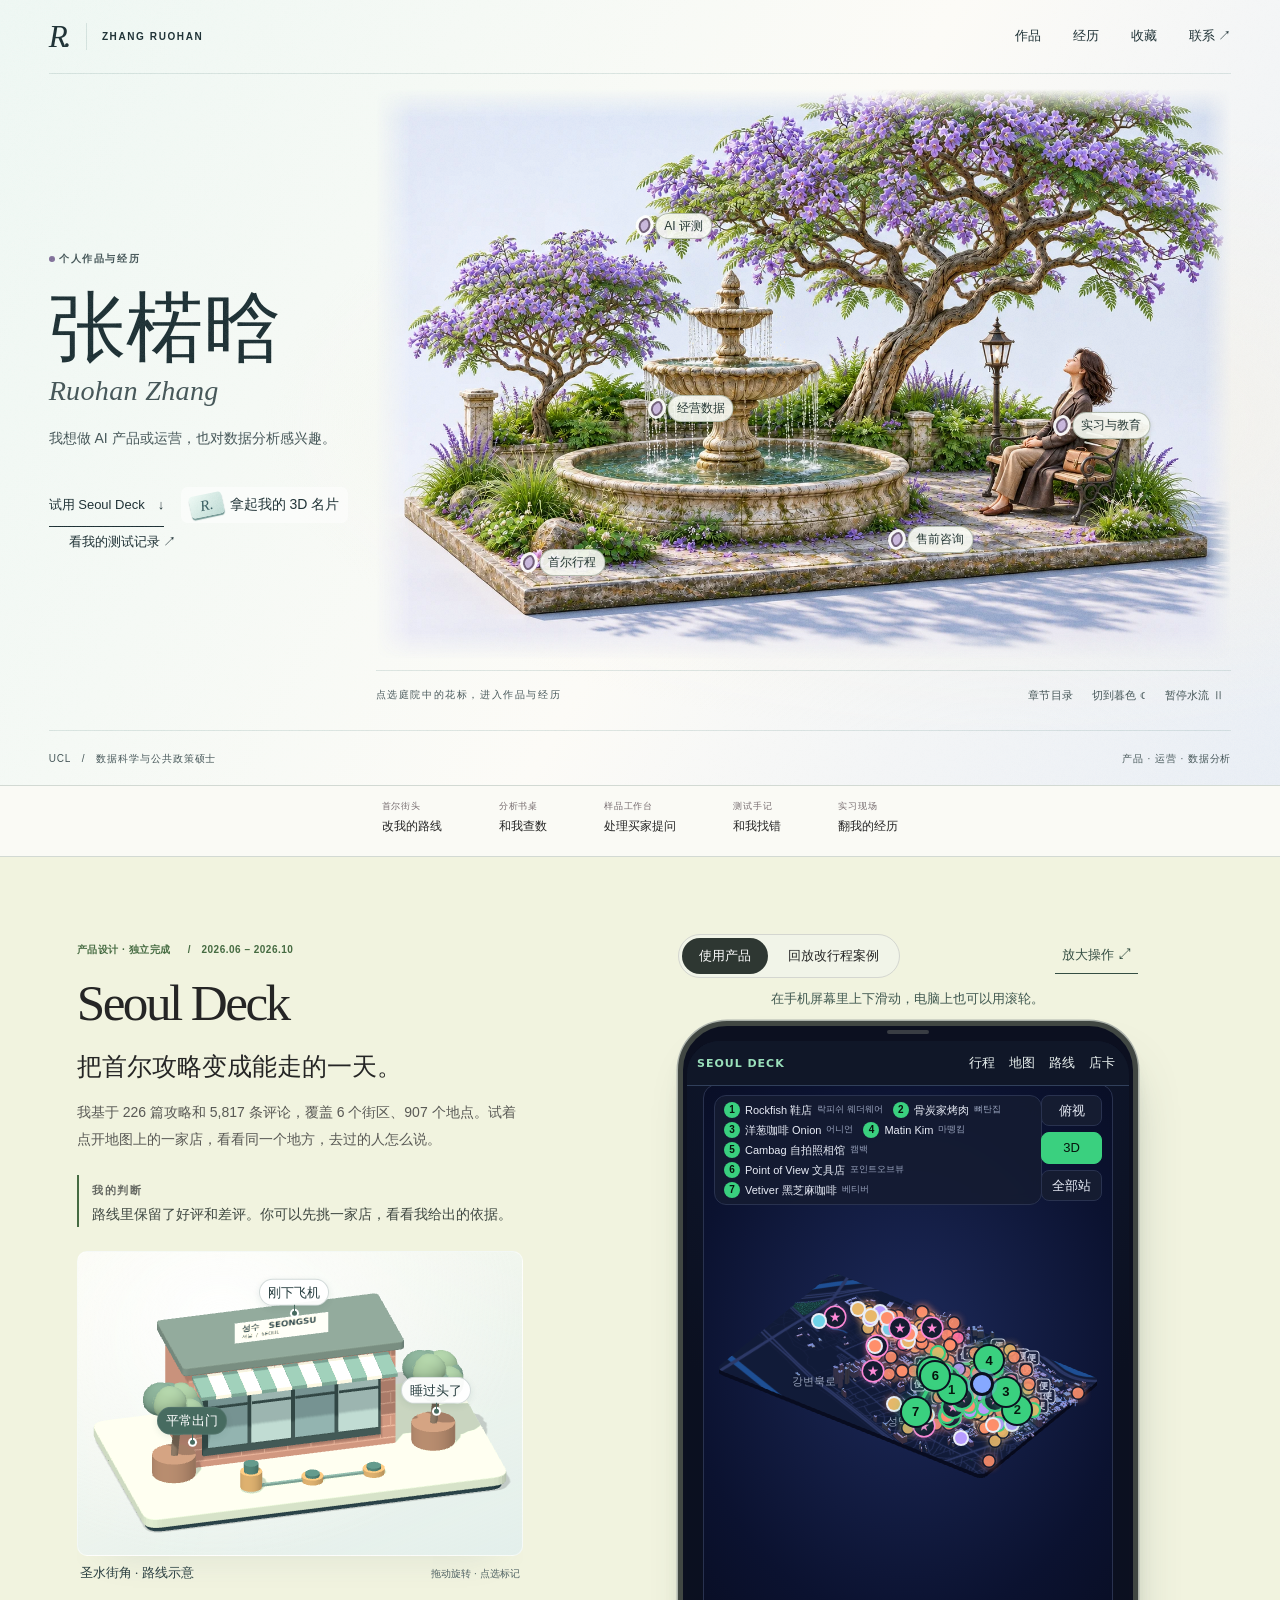
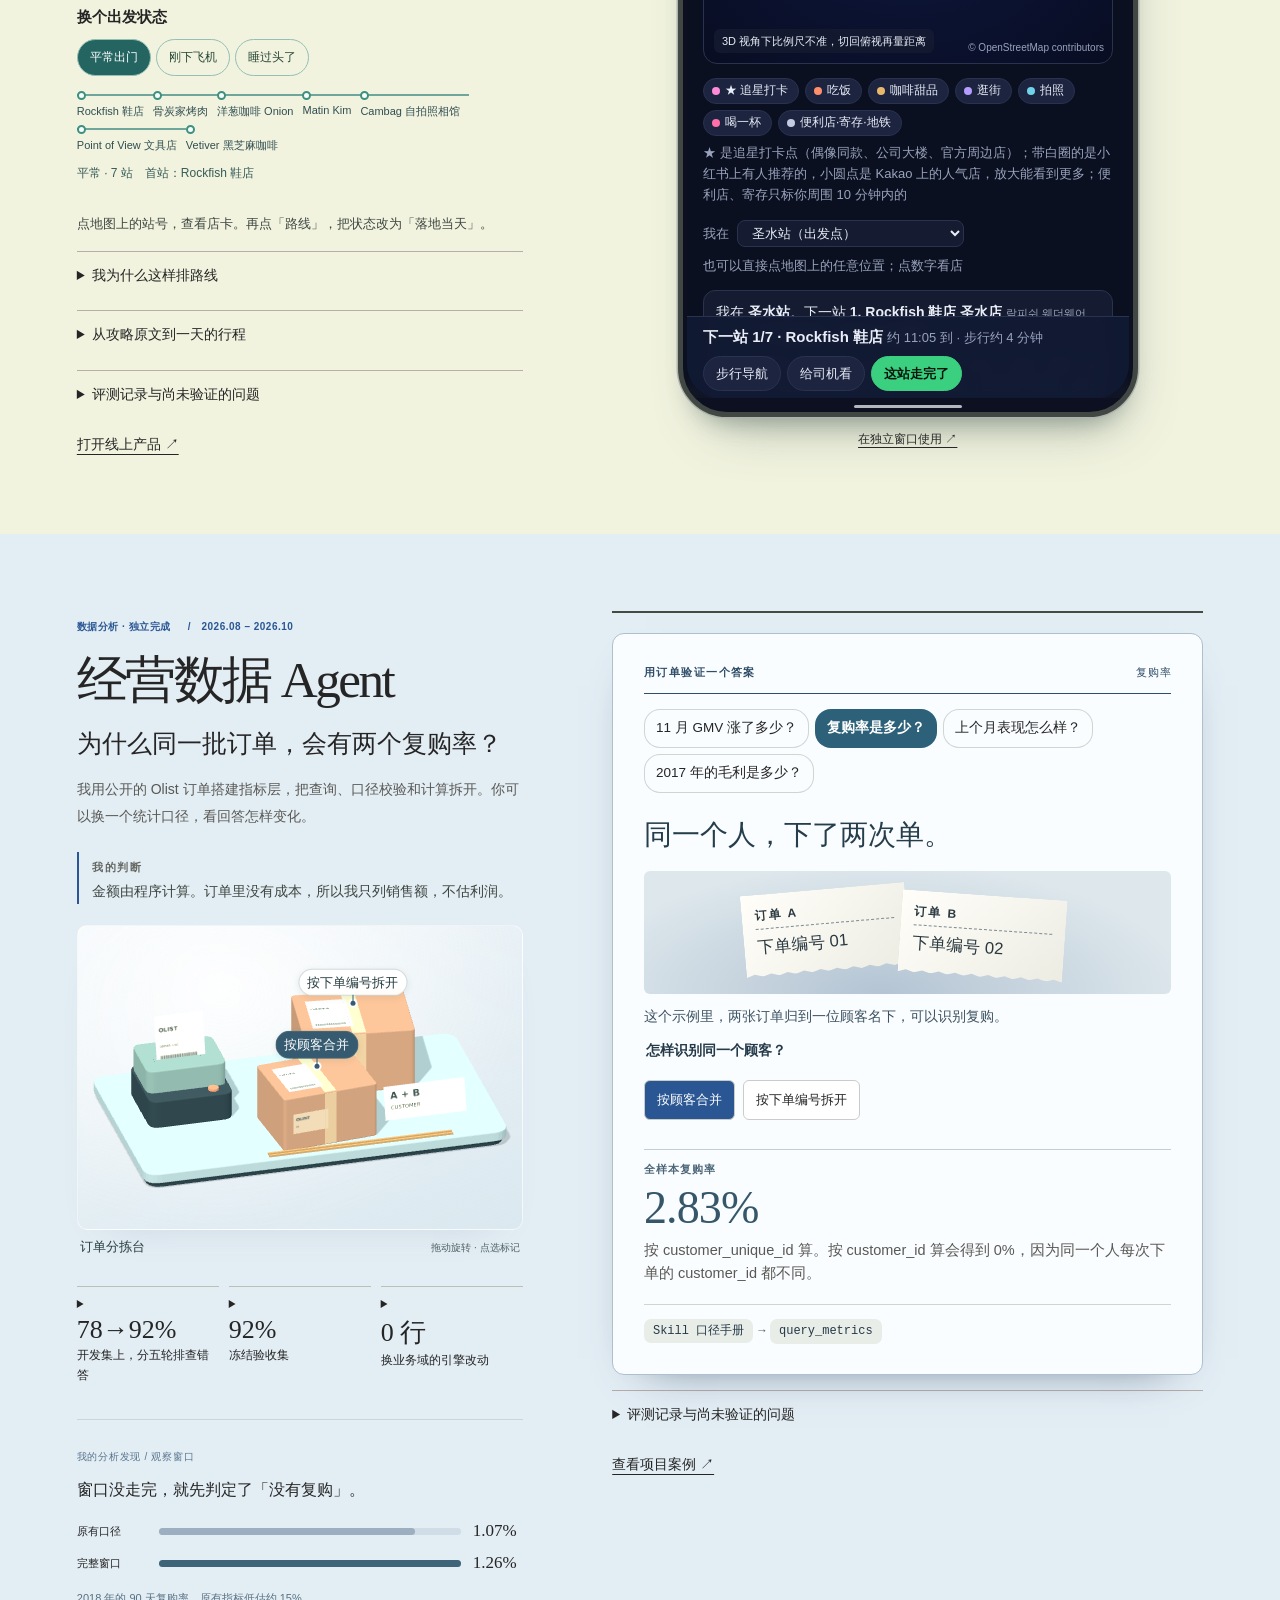
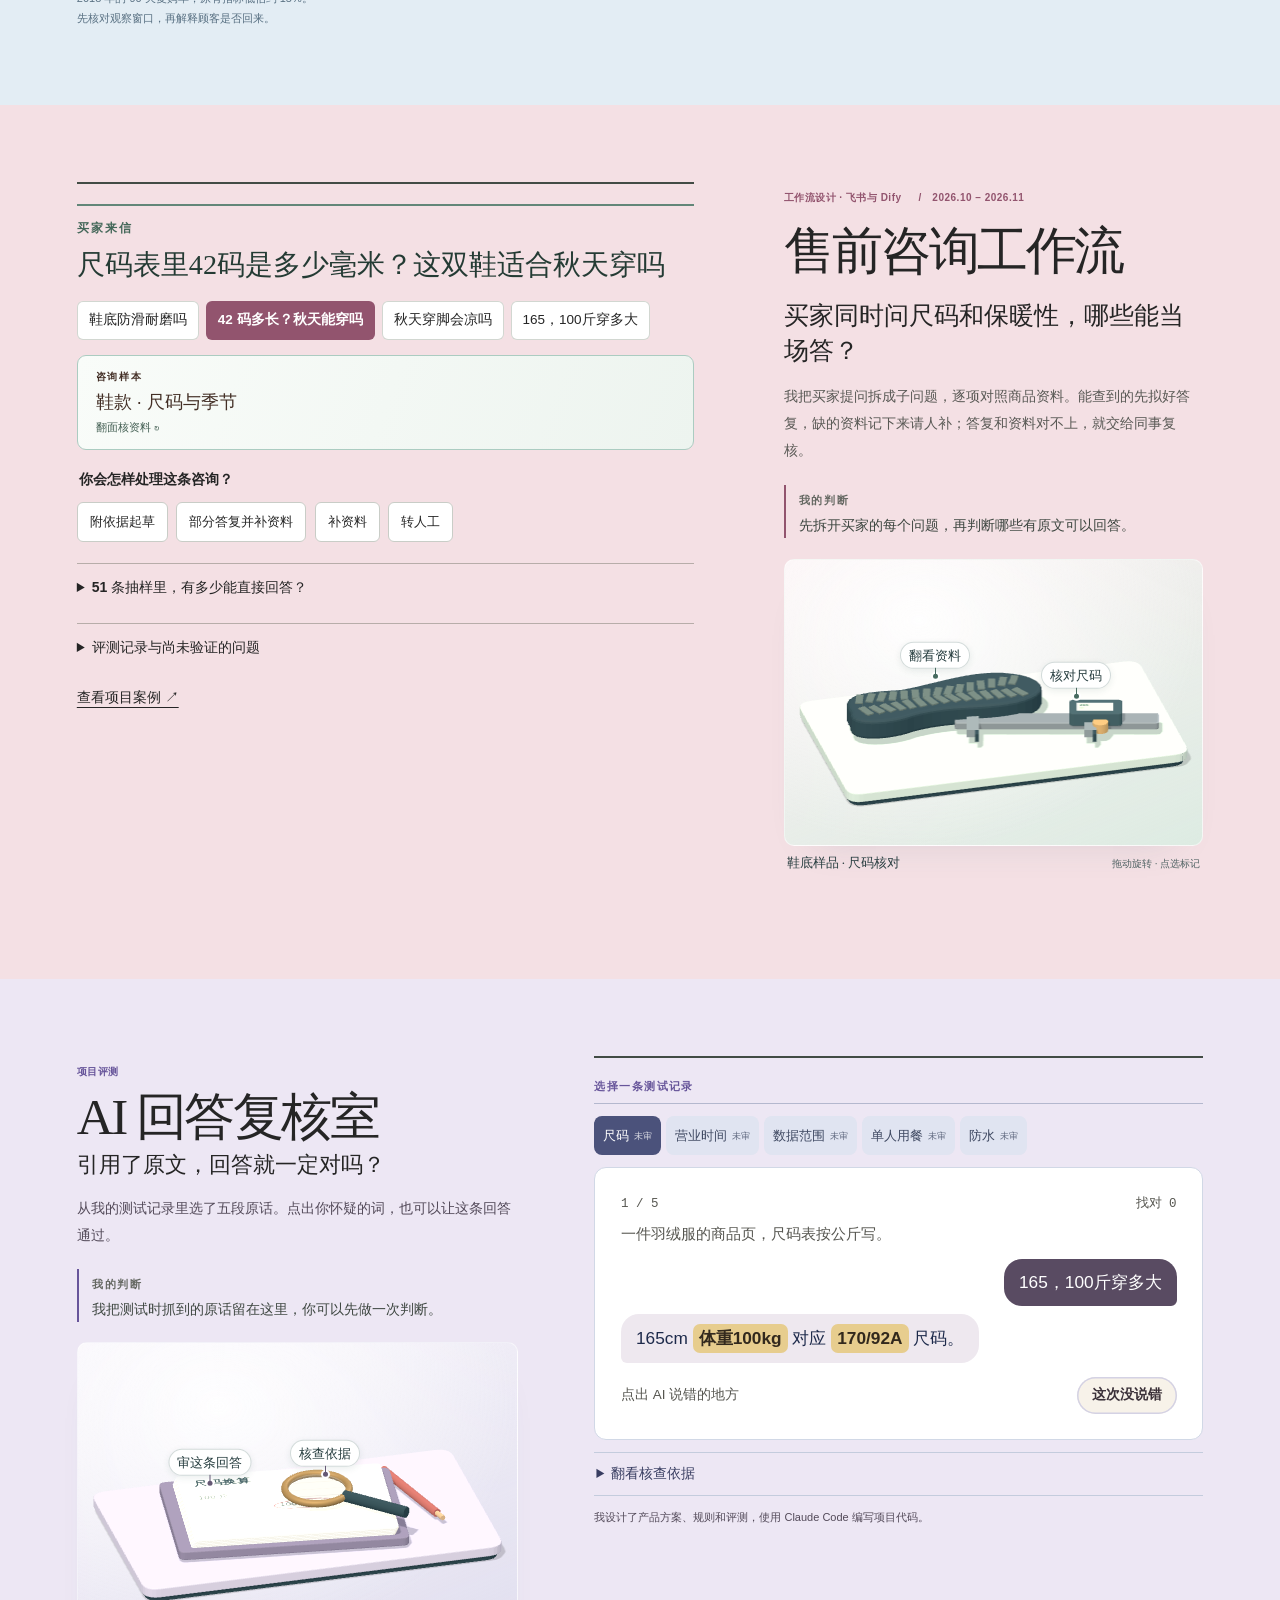
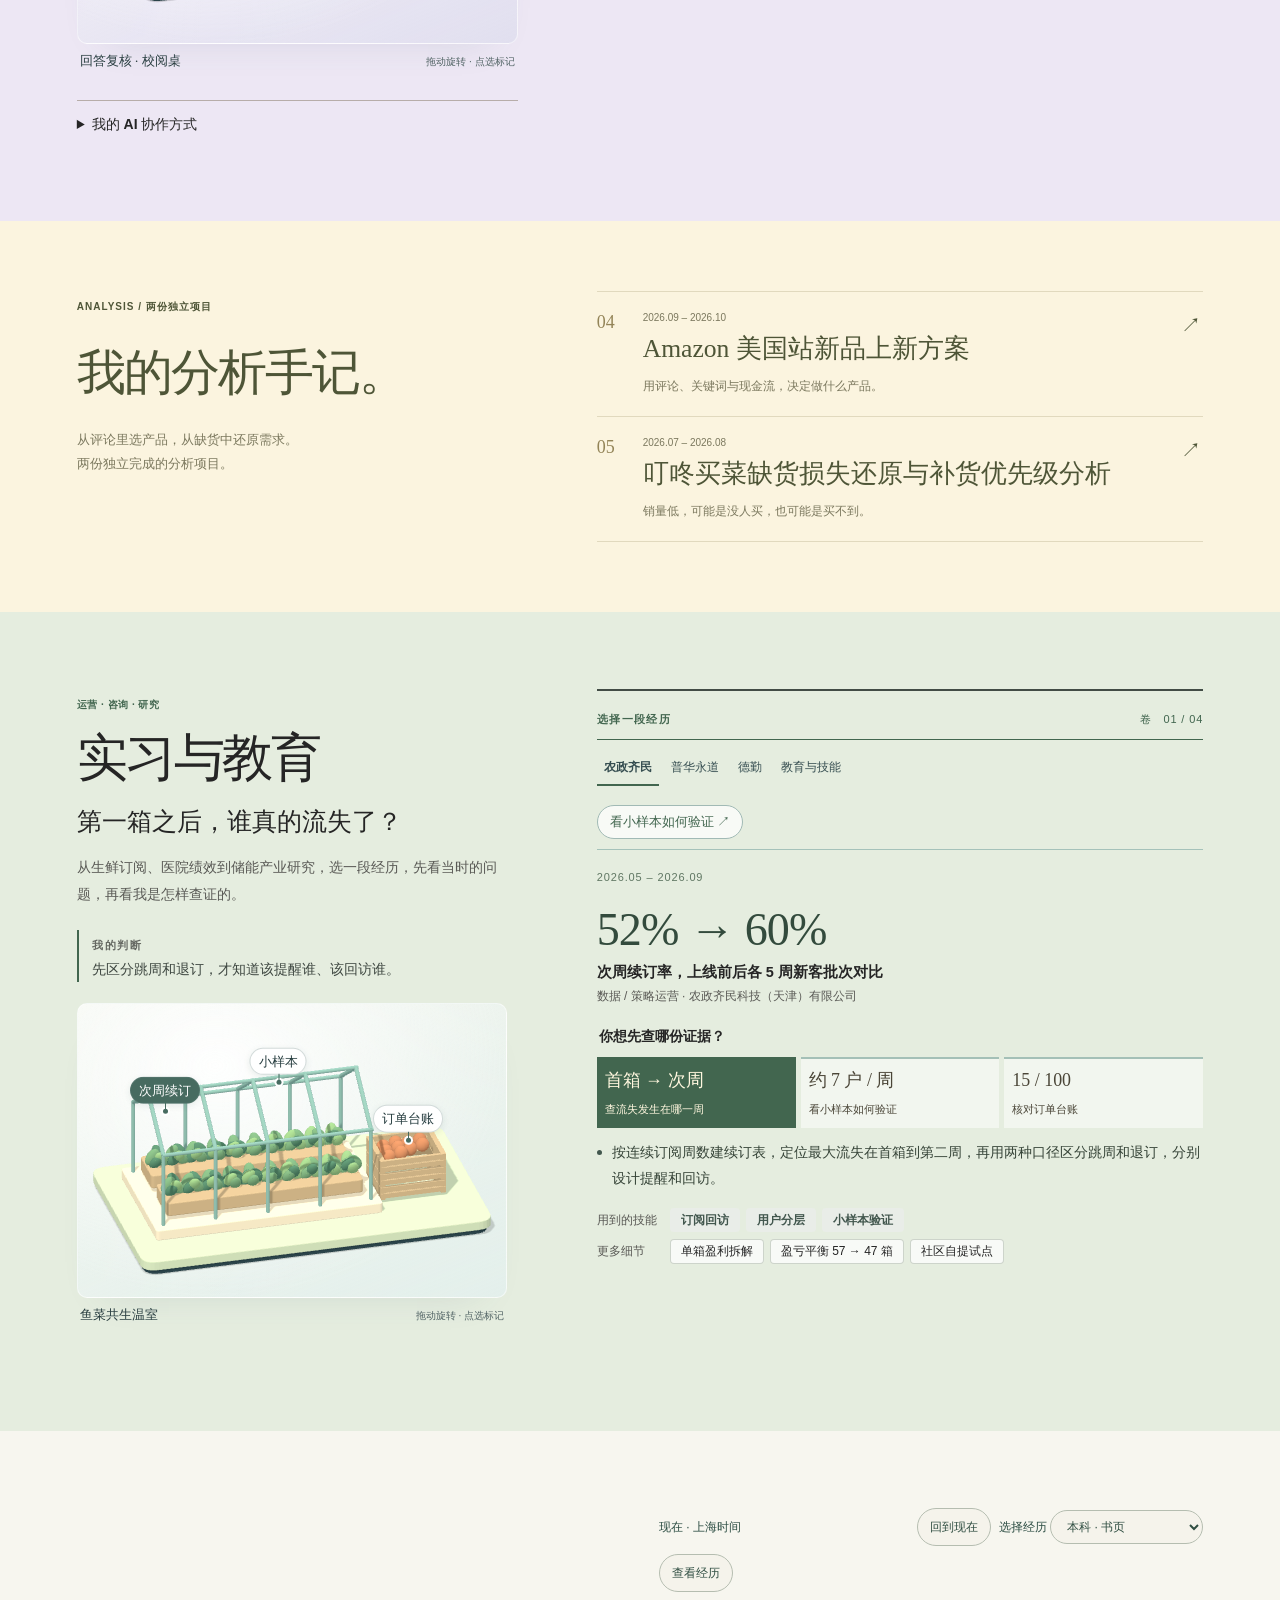
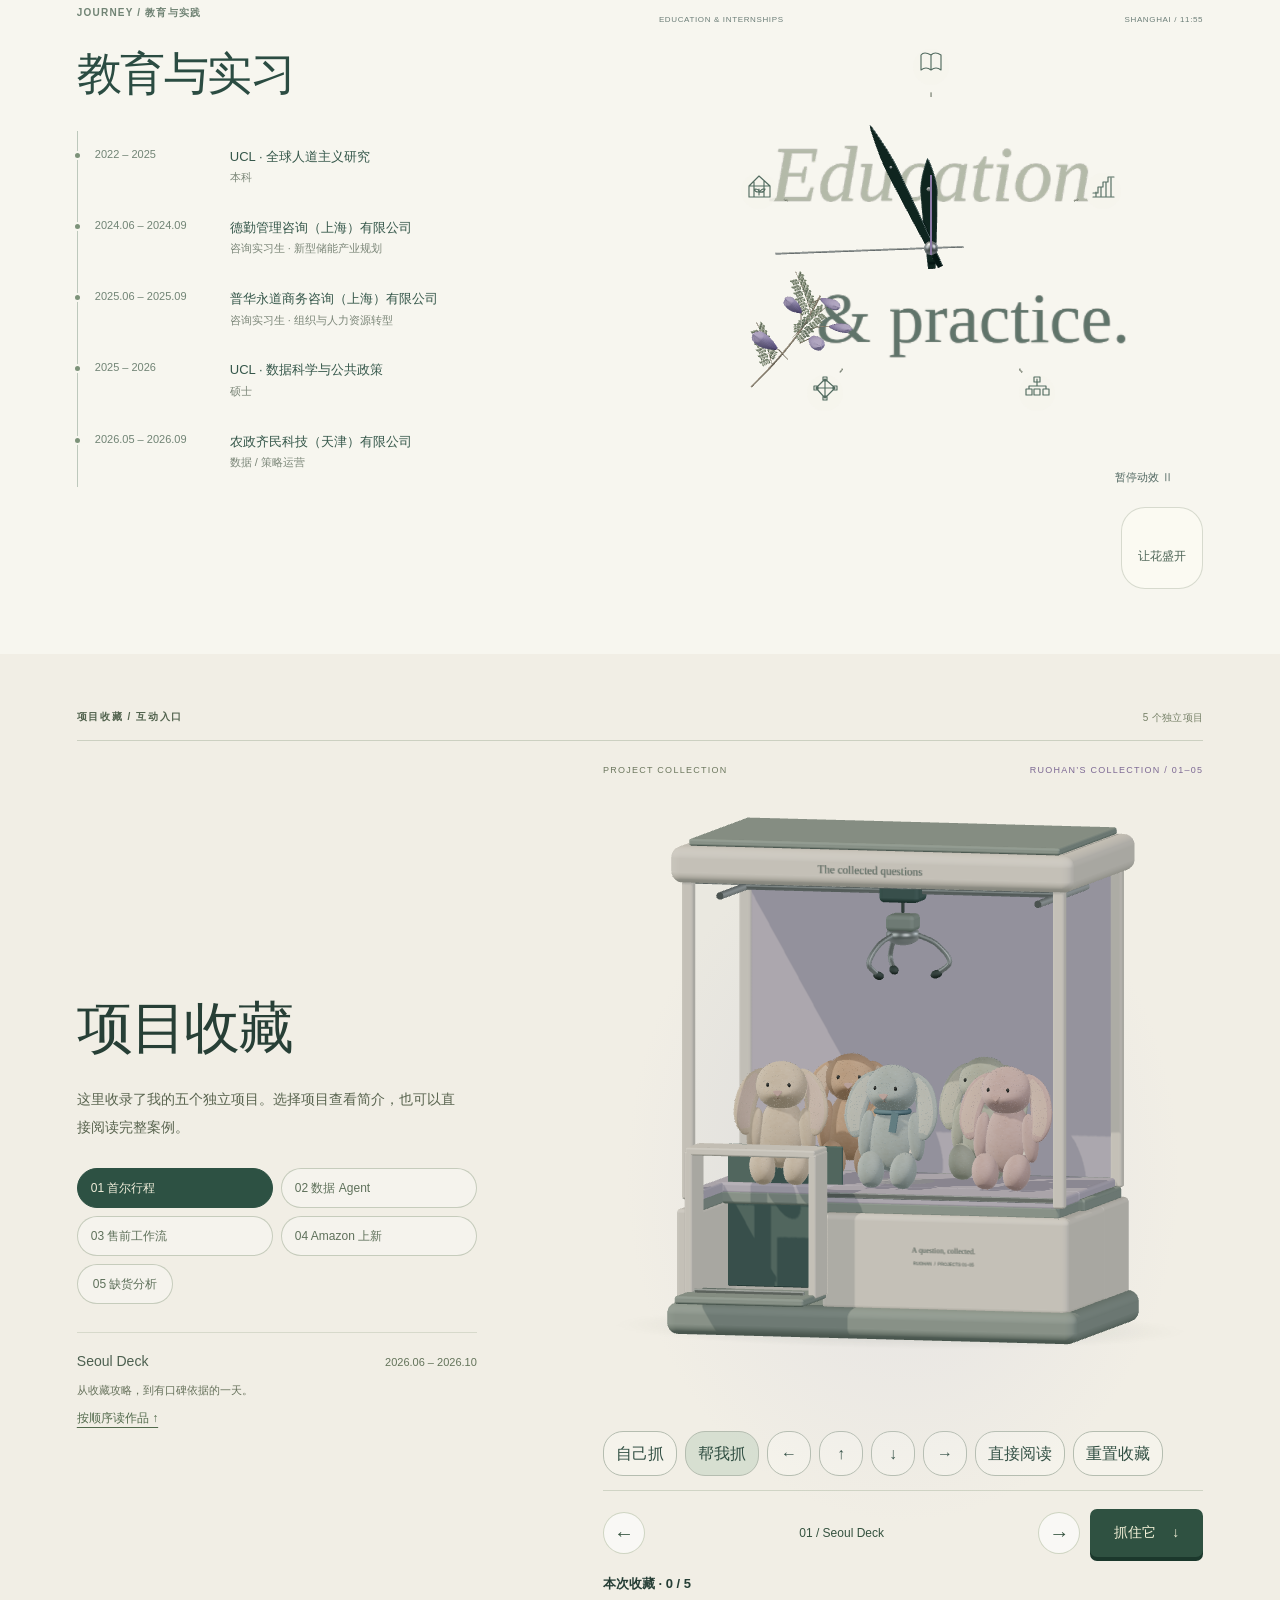
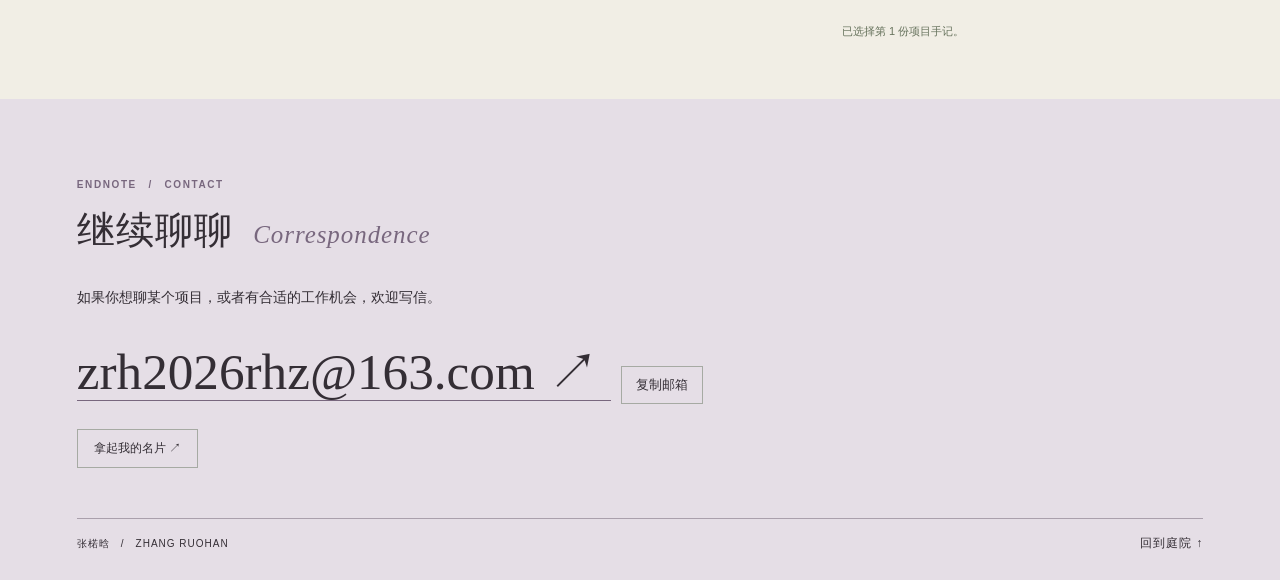
<file: index.html>
<!DOCTYPE html>
<html lang="zh-CN">
 <head>
  <meta charset="utf-8"/>
  <meta content="width=device-width,initial-scale=1" name="viewport"/>
  <meta content="#f4f0e8" name="theme-color"/>
  <title>
   张楉晗 · 观察庭院
  </title>
  <meta content="张楉晗，UCL 数据科学与公共政策硕士。AI 产品、数据分析与用户洞察：Seoul Deck、经营数据 Agent、售前咨询工作流，以及咨询与运营经历。" name="description"/>
  <link href="garden.css" rel="stylesheet"/>
  <link href="cases.css" rel="stylesheet"/>
  <link href="atelier.css" rel="stylesheet"/>
  <link href="portfolio.css" rel="stylesheet"/>
 <link href="exhibits.css?v=1115b" rel="stylesheet"/>
 <link rel="stylesheet" href="fieldwork.css"/><link rel="stylesheet" href="studio.css?v=1115b"/><link rel="stylesheet" href="stories.css"/><link rel="stylesheet" href="model-view.css"/><link rel="stylesheet" href="bloom.css?v=1118k"/><script type="importmap">{"imports":{"three":"./vendor/three-r180/three.module.js"}}</script></head>
 <body>
  <a class="skip" href="#seoul">
   跳至我的项目
  </a>
  <div class="cover day" id="top">
   <header>
    <a class="brand" href="#top">
     <em>
      R.
     </em>
     ZHANG RUOHAN
    </a>
    <nav aria-label="主导航">
     <a href="#seoul">
      作品
     </a>
     <a href="#experience">
      经历
     </a>
     <a href="#arcade" title="用抓娃娃机打开我的项目">
      收藏
     </a>
     <a href="#contact">
      联系 ↗
     </a>
    </nav>
   </header>
   <section aria-label="个人介绍" class="hero">
    <div class="intro">
     <small>
      <i class="pip">
      </i>
      个人作品与经历
     </small>
     <h1><span>张楉晗</span></h1>
     <h2 lang="en">Ruohan Zhang</h2>
     <p>
      我想做 AI 产品或运营，也对数据分析感兴趣。
     </p>
     <a class="enter" href="#seoul">
      试用 Seoul Deck　↓
     </a>
     <button class="take-card" type="button" aria-haspopup="dialog"><i aria-hidden="true">R.</i> 拿起我的 3D 名片</button>
     <a class="also-try" href="#lab">
      看我的测试记录 ↗
     </a>
    </div>
    <figure class="garden">
     <div aria-label="蓝花楹庭院，选择场景中的项目或经历" class="scene" role="group">
      <img alt="我坐在喷泉旁的长椅上，抬起脸看头顶的蓝花楹。" class="court court-day" fetchpriority="high" src="img/courtyard-spring.webp"/>
      <img class="court court-dusk" fetchpriority="low" src="img/arrival.webp" alt="暮色里，我坐在蓝花楹下的长椅上，身旁的庭灯已经亮了。"/>
      <svg aria-hidden="true" class="shimmer" preserveaspectratio="none" viewbox="0 0 700 467">
       <path class="water" d="M248.81 230q1 12 0 73" fill="none" opacity=".66" stroke="#fff4cf" stroke-dasharray="1 11.8" stroke-width=".8">
       </path>
       <path class="water" d="M248.01 230q1 12 0 73" fill="none" opacity=".66" stroke="#fff4cf" stroke-dasharray="1 10.5" stroke-width=".8">
       </path>
       <path class="water" d="M247.68 230q1 12 0 73" fill="none" opacity=".66" stroke="#fff4cf" stroke-dasharray="1 8.2" stroke-width=".8">
       </path>
       <path class="water" d="M232.99 231q1 12 0 73" fill="none" opacity=".66" stroke="#fff4cf" stroke-dasharray="1 8.0" stroke-width=".8">
       </path>
       <path class="water" d="M230.13 231q1 12 0 73" fill="none" opacity=".66" stroke="#fff4cf" stroke-dasharray="1 9.3" stroke-width=".8">
       </path>
       <path class="water" d="M228.63 231q1 12 0 73" fill="none" opacity=".66" stroke="#fff4cf" stroke-dasharray="1 9.5" stroke-width=".8">
       </path>
       <path class="water" d="M338.54 230q1 12 0 74" fill="none" opacity=".66" stroke="#fff4cf" stroke-dasharray="1 11.2" stroke-width=".8">
       </path>
       <path class="water" d="M337.72 230q1 12 0 74" fill="none" opacity=".66" stroke="#fff4cf" stroke-dasharray="1 8.2" stroke-width=".8">
       </path>
       <path class="water" d="M337.16 230q1 12 0 74" fill="none" opacity=".66" stroke="#fff4cf" stroke-dasharray="1 8.3" stroke-width=".8">
       </path>
       <path class="water" d="M356.26 232q1 12 0 74" fill="none" opacity=".66" stroke="#fff4cf" stroke-dasharray="1 11.5" stroke-width=".8">
       </path>
       <path class="water" d="M356.03 232q1 12 0 74" fill="none" opacity=".66" stroke="#fff4cf" stroke-dasharray="1 7.6" stroke-width=".8">
       </path>
       <path class="water" d="M355.07 232q1 12 0 74" fill="none" opacity=".66" stroke="#fff4cf" stroke-dasharray="1 12.0" stroke-width=".8">
       </path>
       <path class="water" d="M256.50 185q1 12 0 33" fill="none" opacity=".66" stroke="#fff4cf" stroke-dasharray="1 10.1" stroke-width=".8">
       </path>
       <path class="water" d="M259.02 185q1 12 0 33" fill="none" opacity=".66" stroke="#fff4cf" stroke-dasharray="1 10.3" stroke-width=".8">
       </path>
       <path class="water" d="M258.71 185q1 12 0 33" fill="none" opacity=".66" stroke="#fff4cf" stroke-dasharray="1 10.5" stroke-width=".8">
       </path>
       <path class="water" d="M316.98 185q1 12 0 35" fill="none" opacity=".66" stroke="#fff4cf" stroke-dasharray="1 10.2" stroke-width=".8">
       </path>
       <path class="water" d="M320.21 185q1 12 0 35" fill="none" opacity=".66" stroke="#fff4cf" stroke-dasharray="1 9.9" stroke-width=".8">
       </path>
       <path class="water" d="M314.14 185q1 12 0 35" fill="none" opacity=".66" stroke="#fff4cf" stroke-dasharray="1 7.3" stroke-width=".8">
       </path>
       <path class="water" d="M333.57 186q1 12 0 33" fill="none" opacity=".66" stroke="#fff4cf" stroke-dasharray="1 9.4" stroke-width=".8">
       </path>
       <path class="water" d="M327.55 186q1 12 0 33" fill="none" opacity=".66" stroke="#fff4cf" stroke-dasharray="1 11.7" stroke-width=".8">
       </path>
       <path class="water" d="M330.63 186q1 12 0 33" fill="none" opacity=".66" stroke="#fff4cf" stroke-dasharray="1 10.6" stroke-width=".8">
       </path>
      </svg>
      <svg class="garden-regions" viewBox="0 0 840 560" aria-hidden="true" focusable="false">
       <a tabindex="-1" href="#lab"><path d="M240 125 Q345 18 514 2 L756 0 Q826 48 830 122 Q724 181 596 162 L479 154 403 177Z"/></a>
       <a tabindex="-1" href="#agent"><path d="M174 373 Q176 328 291 326 L291 267 317 258 320 215 339 209 347 178 359 207 387 214 375 237 369 263 433 268 433 289 388 305 395 330 Q508 338 521 376 L501 419 Q347 469 204 412Z"/></a>
       <a tabindex="-1" href="#experience"><path d="M580 405 L619 333 661 307 675 260 703 253 718 287 701 313 763 320 744 400 694 425Z"/></a>
       <a tabindex="-1" href="#presale"><path d="M522 335 Q555 312 602 333 L608 372 579 418 684 423 675 448 542 453 496 434Z"/></a>
       <a tabindex="-1" href="#seoul"><path d="M126 444 Q320 474 494 432 L550 455 757 433 801 451 148 511Z"/></a>
      </svg>
      <nav class="garden-points" aria-label="从庭院进入各板块"><a href="#seoul" style="--x:22%;--y:83%" aria-label="沿着石路，试用 Seoul Deck"><i aria-hidden="true"></i><span>首尔行程</span></a><a href="#agent" style="--x:37%;--y:56%" aria-label="从喷泉进入经营数据 Agent"><i aria-hidden="true"></i><span>经营数据</span></a><a href="#presale" style="--x:65%;--y:79%" aria-label="从花圃进入售前审核"><i aria-hidden="true"></i><span>售前咨询</span></a><a href="#lab" style="--x:35%;--y:24%" aria-label="从花枝进入评测记录"><i aria-hidden="true"></i><span>AI 评测</span></a><a href="#experience" style="--x:85%;--y:59%" aria-label="从长椅查看实习与教育"><i aria-hidden="true"></i><span>实习与教育</span></a></nav>
     </div>
     <figcaption>
      <span>
       点选庭院中的花标，进入作品与经历
      </span>
      <div>
       <button class="guide-index" type="button" aria-haspopup="dialog">章节目录</button>
       <button type="button" id="light">
        切到暮色 ☾
       </button>
       <button aria-pressed="false" id="motion">
        暂停水流 Ⅱ
       </button>
      </div>
     </figcaption>
    </figure>
   </section>
   <div class="colophon">
    <span>
     UCL　/　数据科学与公共政策硕士
    </span>
    <span>
     产品 · 运营 · 数据分析
    </span>
   </div>
  </div>
<dialog aria-labelledby="prize-title" id="prize-dialog"><button aria-label="关闭项目卡片" class="prize-close">×</button><div class="prize-ticket"><small>YOU CAUGHT AN IDEA / PROJECT FILE</small><span aria-hidden="true" class="prize-flower">✳</span><time id="prize-date"></time><h2 id="prize-title"></h2><p id="prize-summary"></p><dl id="prize-facts"></dl><div class="prize-actions"><a class="primary-link" href="#seoul" id="prize-open">打开项目 ↗</a><button class="text-link" id="prize-again">再抓一个 ↻</button></div></div></dialog>
  <dialog aria-labelledby="gtitle" id="guide">
   <form method="dialog">
    <button aria-label="关闭庭院导览">
     ×
    </button>
   </form>
   <small>
    张楉晗 · 庭院导览
   </small>
   <h2 id="gtitle">
    从哪里开始？
   </h2>
   <div class="doorlist">
    <a data-room="seoul" href="#seoul">
     <span>
      首尔街头
     </span>
     <strong>
      改我的路线
     </strong>
    </a>
    <a data-room="agent" href="#agent">
     <span>
      分析书桌
     </span>
     <strong>
      和我查数
     </strong>
    </a>
    <a data-room="presale" href="#presale">
     <span>
      样品工作台
     </span>
     <strong>
      处理买家提问
     </strong>
    </a>
    <a data-room="lab" href="#lab">
     <span>
      测试手记
     </span>
     <strong>
      和我找错
     </strong>
    </a>
    <a data-room="experience" href="#experience">
     <span>
      实习现场
     </span>
     <strong>
      翻我的经历
     </strong>
    </a>
   </div>
  </dialog>
  <dialog id="calling-card" aria-labelledby="card-title">
    <div class="card-toolbar"><h2 id="card-title">张楉晗的名片</h2><form method="dialog"><button aria-label="放回名片">放回 ↙</button></form></div>
    <div id="card-object" class="object-stage" aria-label="蓝花楹微缩庭院名片，可左右拖动或用方向键旋转" tabindex="0"><div class="card-poster"><img src="img/courtyard-spring.webp" alt="蓝花楹下的庭院名片"/><strong>张楉晗</strong></div></div>
    <div class="card-actions"><button id="card-zoom" aria-pressed="false">放大</button><span>左右拖动旋转</span><button id="turn-card">翻到背面 ↻</button></div>
    <p id="wildlife-hint" hidden><button id="still-flight" type="button" aria-pressed="false">暂停动效</button></p><div id="card-front-info"><span>产品 · 运营 · 数据分析</span><a href="#seoul">打开 Seoul Deck ↗</a></div>
    <div id="card-back-info" hidden><a href="mailto:zrh2026rhz@163.com">zrh2026rhz@163.com ↗</a><button id="card-copy">复制邮箱</button></div>
   </dialog>
   <main id="works">
   <nav aria-label="作品与经历" class="directory">
    <a data-room="seoul" href="#seoul">
     <span>
      首尔街头
     </span>
     <strong>
      改我的路线
     </strong>
    </a>
    <a data-room="agent" href="#agent">
     <span>
      分析书桌
     </span>
     <strong>
      和我查数
     </strong>
    </a>
    <a data-room="presale" href="#presale">
     <span>
      样品工作台
     </span>
     <strong>
      处理买家提问
     </strong>
    </a>
    <a data-room="lab" href="#lab">
     <span>
      测试手记
     </span>
     <strong>
      和我找错
     </strong>
    </a>
    <a data-room="experience" href="#experience">
     <span>
      实习现场
     </span>
     <strong>
      翻我的经历
     </strong>
    </a>
   </nav>
   <section aria-labelledby="title-seoul" class="room" id="seoul">
    <div class="project-intro">
     <small>
      产品设计 · 独立完成
     　 /　2026.06 – 2026.10</small>
     <h2 id="title-seoul">
      Seoul Deck
     </h2>
     <h3>
      把首尔攻略变成能走的一天。
     </h3>
     <p class="brief">
      我基于 226 篇攻略和 5,817 条评论，覆盖 6 个街区、907 个地点。试着点开地图上的一家店，看看同一个地方，去过的人怎么说。
     </p>
     <div class="authornote">
      <small>
       我的判断
      </small>
      <p aria-live="polite" data-comment="seoul">
       路线里保留了好评和差评。你可以先挑一家店，看看我给出的依据。
      </p>
     </div>
     <div class="ticket"><figure class="model-figure" data-scene="seoul"><div class="model-port" tabindex="0" role="group" aria-label="圣水街角，拖动或用左右键旋转"><div class="model-points"></div></div><figcaption><strong>圣水街角</strong><span>拖动旋转 · 点选标记</span></figcaption></figure><div class="ticket-body"><small>Seoul Deck</small><h4>换个出发状态</h4><div id="departure"><button data-trip="平常">平常出门</button><button data-trip="落地当天">刚下飞机</button><button data-trip="赖床症">睡过头了</button></div><div id="route-preview" aria-label="当前路线站序"></div><output id="ticket-result">正在读取手机里的路线…</output></div></div><p class="how">
      点地图上的站号，查看店卡。再点「路线」，把状态改为「落地当天」。
     </p>
     <details class="leaf">
      <summary>
       我为什么这样排路线
      </summary>
      <div class="note" id="note">
      </div>
     </details>
     <details class="leaf">
      <summary>
       从攻略原文到一天的行程
      </summary>
      <div class="qs" id="legend">
      </div>
      <div class="track-scroll">
       <ol class="track" id="track">
       </ol>
      </div>
      <div class="note" id="pipenote">
      </div>
     </details>
     <details class="leaf">
      <summary>
       评测记录与尚未验证的问题
       <span>
        ＋
       </span>
      </summary>
      <p>
       需求来自 226 篇帖子下的 1,076 条提问。模型负责提炼口碑、理解用户的话、给出改行程方案，且只能基于店卡库和附近候选店作答；营业时间、步行距离由代码校验后才采用，引用的原话逐字核对。
      </p>
      <div class="shots">
       <img alt="一句话改计划" loading="lazy" src="img/seoul_replan.jpg"/>
       <img alt="AI 总结的出处" loading="lazy" src="img/seoul_source.jpg"/>
      </div>
      <h4>
       评测结果
      </h4>
      <div class="tbl">
       <table>
        <thead>
         <tr>
          <th>
           测什么
          </th>
          <th>
           结果
          </th>
          <th>
           怎么测的
          </th>
         </tr>
        </thead>
        <tbody>
         <tr>
          <td>
           模型抽的判断和人工是否一致
          </td>
          <td>
           7 个字段 76%–96%，原话逐字 100%
          </td>
          <td>
           70 句，先标注，标完再看模型答案
          </td>
         </tr>
         <tr>
          <td>
           有评价的段落有没有收进店卡
          </td>
          <td>
           33/37（89%）
          </td>
          <td>
           5 家店，检索词比系统宽
          </td>
         </tr>
         <tr>
          <td>
           一句话改计划
          </td>
          <td>
           听懂 20/20，越界拒答 4/4，违规 0
          </td>
          <td>
           27 句真实调用，判据事先写好
          </td>
         </tr>
         <tr>
          <td>
           导入攻略
          </td>
          <td>
           自动加 97 家，错加 0，召回 92%
          </td>
          <td>
           20 篇没参与调试的帖子
          </td>
         </tr>
         <tr>
          <td>
           改完计划，页面前后是否一致
          </td>
          <td>
           6 街区 114 种组合全过
          </td>
          <td>
           代码检查渲染出来的页面
          </td>
         </tr>
         <tr>
          <td>
           AI 总结能否找到原话
          </td>
          <td>
           495 小句里 459 句（93%）
          </td>
          <td>
           模型切句标编号，代码核对原文
          </td>
         </tr>
        </tbody>
       </table>
      </div>
      <h4>
       还没验证的
      </h4>
      <p>
       没有真实用户，采用意愿和省下的时间都没有数据。路线没有实地走过，步行按直线距离乘系数估算。营业时间和人均是 10 月下旬读的，出发前要再核。
      </p>
     </details>
     <a class="external" href="https://esther0115.github.io/seoul-deck/">
      打开线上产品 ↗
     </a>
    </div>
    <div class="bench">
     <div class="device-station">
      <div aria-label="手机体验模式" class="modebar">
       <button aria-pressed="true" id="mode-live">
        使用产品
       </button>
       <button aria-pressed="false" id="mode-record">
        回放改行程案例
       </button>
      </div>
      <button class="phone-focus" type="button" aria-expanded="false">放大操作 ⤢</button>
      <p class="phone-scroll-hint" id="phone-scroll-hint">在手机屏幕里上下滑动，电脑上也可以用滚轮。</p>
      <div class="handset">
       <div aria-hidden="true" class="earpiece">
       </div>
       <iframe aria-describedby="phone-scroll-hint" id="live-phone" loading="lazy" src="seoul/index.html#pocket" title="可操作的 Seoul Deck 手机应用">
       </iframe>
       <div class="routebook" hidden="" id="recorded-phone" aria-describedby="phone-scroll-hint">
        <div class="ph-body" id="phbody">
        </div>
        <div aria-label="首尔产品视图" class="ph-tabs" id="phtabs">
        </div>
       </div>
      </div>
      <a class="expand" href="seoul/index.html#pocket" rel="noopener" target="_blank">
       在独立窗口使用 ↗
      </a>
     </div>
    </div>
   </section>
   <section aria-labelledby="title-agent" class="room" id="agent">
    <div class="project-intro">
     <small>
      数据分析 · 独立完成
     　 /　2026.08 – 2026.10</small>
     <h2 id="title-agent">
      经营数据 Agent
     </h2>
     <h3>
      为什么同一批订单，会有两个复购率？
     </h3>
     <p class="brief">
      我用公开的 Olist 订单搭建指标层，把查询、口径校验和计算拆开。你可以换一个统计口径，看回答怎样变化。
     </p>
     <div class="authornote">
      <small>
       我的判断
      </small>
      <p aria-live="polite" data-comment="agent">
       金额由程序计算。订单里没有成本，所以我只列销售额，不估利润。
      </p>
     </div>
     <figure class="model-figure" data-scene="agent"><div class="model-port" tabindex="0" role="group" aria-label="订单分拣台，拖动或用左右键旋转"><div class="model-points"></div></div><figcaption><strong>订单分拣台</strong><span>拖动旋转 · 点选标记</span></figcaption></figure><div class="evidence-cards">
      <details>
       <summary>
        <strong>
         78→92%
        </strong>
        开发集上，分五轮排查错答
       </summary>
       <p>
        按查询结果、回答、行为分项判分。规则对着开发集调，分数偏乐观
       </p>
      </details>
      <details>
       <summary>
        <strong>
         92%
        </strong>
        冻结验收集
       </summary>
       <p>
        跑之前锁定题目。另设只写 SQL 的对照，它在验收中有时不比主方案差
       </p>
      </details>
      <details>
       <summary>
        <strong>
         0 行
        </strong>
        换业务域的引擎改动
       </summary>
       <p>
        业务口径抽成 186 行配置，第二业务域 12 道迁移题全过
       </p>
      </details>
     </div>
    <figure aria-labelledby="window-study-title" class="window-study"><figcaption><small>我的分析发现 / 观察窗口</small><h4 id="window-study-title">窗口没走完，就先判定了「没有复购」。</h4></figcaption><div class="study-row"><span>原有口径</span><i style="--bar:84.92%"></i><b>1.07%</b></div><div class="study-row corrected"><span>完整窗口</span><i style="--bar:100%"></i><b>1.26%</b></div><p>2018 年的 90 天复购率，原有指标低估约 15%。<br/>先核对观察窗口，再解释顾客是否回来。</p></figure>
    </div>
    <div class="bench">
     <div class="ledger"><div class="mast"><span>用订单验证一个答案</span><b id="folio"></b></div>
     <div class="qs" id="qs" aria-label="选择要调查的问题"></div>
     <div id="ledger-view"></div>
     <fieldset id="metric-lab" hidden><legend>怎样识别同一个顾客？</legend>
      <button aria-pressed="true" data-id="person">按顾客合并</button>
      <button aria-pressed="false" data-id="order">按下单编号拆开</button>
     </fieldset>
     <div aria-live="polite" class="ans" id="ans"></div>
     <div class="trace" id="trace"></div>
     </div>
     <details class="leaf">
      <summary>
       评测记录与尚未验证的问题
       <span>
        ＋
       </span>
      </summary>
      <p>
       底层用公开的 Olist 订单搭数仓，统一 25 项指标口径，用 MCP 封装 8 个工具，把口径陷阱写成 Skill。口径不明时先追问，超出数据范围则拒答。
      </p>
      <p>
       为了知道指标层到底有没有用，我设了只写 SQL 的对照方案。留出集上主方案 22/24，对照 20/24，差距在波动范围内。所以我不主张指标层更准，它的价值在口径一致和兜住陷阱。
      </p>
      <div class="shots one">
       <img alt="数据分析 Agent 前端" loading="lazy" src="img/agent_ui.jpg"/>
      </div>
      <h4>
       评测结果
      </h4>
      <div class="tbl">
       <table>
        <thead>
         <tr>
          <th>
           测什么
          </th>
          <th>
           结果
          </th>
          <th>
           说明
          </th>
         </tr>
        </thead>
        <tbody>
         <tr>
          <td>
           开发集 36 题
          </td>
          <td>
           78% → 92%
          </td>
          <td>
           规则对着它调，分数偏乐观
          </td>
         </tr>
         <tr>
          <td>
           留出集 24 题
          </td>
          <td>
           22/24，对照 20/24
          </td>
          <td>
           定版后只跑不改
          </td>
         </tr>
         <tr>
          <td>
           冻结验收集 12 题
          </td>
          <td>
           11/12
          </td>
          <td>
           跑之前锁定题目
          </td>
         </tr>
         <tr>
          <td>
           第二业务域迁移
          </td>
          <td>
           12/12
          </td>
          <td>
           186 行配置，引擎代码改动 0 行；题和配置同一作者
          </td>
         </tr>
         <tr>
          <td>
           数仓质量
          </td>
          <td>
           阻断级失败 0
          </td>
          <td>
           52 条检查，779 次日更
          </td>
         </tr>
        </tbody>
       </table>
      </div>
      <h4>
       还没验证的
      </h4>
      <p>
       数据是公开的历史订单，没有接过真实业务。反问题和拒答题的复核由 AI 做，不算独立评审。回答正文里的附带数字仍可能由模型心算。
      </p>
     </details>
     <a class="external" href="https://esther0115.github.io/data-agent/">
      查看项目案例 ↗
     </a>
    </div>
   </section>
   <section aria-labelledby="title-presale" class="room" id="presale">
    <div class="project-intro">
     <small>
      工作流设计 · 飞书与 Dify
     　 /　2026.10 – 2026.11</small>
     <h2 id="title-presale">
      售前咨询工作流
     </h2>
     <h3>
      买家同时问尺码和保暖性，哪些能当场答？
     </h3>
     <p class="brief">
      我把买家提问拆成子问题，逐项对照商品资料。能查到的先拟好答复，缺的资料记下来请人补；答复和资料对不上，就交给同事复核。
     </p>
     <div class="authornote">
      <small>
       我的判断
      </small>
      <p aria-live="polite" data-comment="presale">
       先拆开买家的每个问题，再判断哪些有原文可以回答。
      </p>
     </div>
    <figure class="model-figure" data-scene="presale"><div class="model-port" tabindex="0" role="group" aria-label="商品样品台，拖动或用左右键旋转"><div class="model-points"></div></div><figcaption><strong>商品样品台</strong><span>拖动旋转 · 点选标记</span></figcaption></figure></div>
    <div class="bench">
     <div class="sample-tray"><div class="buyer-inbox"><small>买家来信</small><blockquote id="buyer-letter"></blockquote></div><div class="qs" id="saleqs"></div><div id="sample-card"><button class="spec-card" type="button" aria-expanded="false" aria-label="翻开商品资料标签"><span class="spec-inner"><span class="spec-front"><span class="spec-heading"><small>咨询样本</small><b></b><em>翻面核资料 ↻</em></span></span><span class="spec-back"><small>资料摘记</small><strong></strong><em>返回正面 ↻</em></span></span></button><div class="stampbox" aria-hidden="true"><div class="stamp-tool"><i></i><b></b></div><span class="imprint">待审核</span></div></div>
     <fieldset id="review">
      <legend>
       你会怎样处理这条咨询？
      </legend>
      <button data-review="0">
       附依据起草
      </button>
      <button data-review="1">
       部分答复并补资料
      </button>
      <button data-review="2">
       补资料
      </button>
      <button data-review="3">
       转人工
      </button>
     </fieldset>
     <div aria-live="polite" class="sale-res" id="saleres">
     </div>
     </div><details class="leaf">
      <summary>
       51 条抽样里，有多少能直接回答？
      </summary>
      <div class="dotsrow">
       <div class="dots" id="dots">
       </div>
       <b>
        13 / 51
       </b>
      </div>
      <p>
       其余提问需要补充资料或进一步判断。
      </p>
     </details>
     <details class="leaf">
      <summary>
       评测记录与尚未验证的问题
       <span>
        ＋
       </span>
      </summary>
      <p>
       问题池是三个鞋服商品「问大家」里的 372 条真实提问，抽 51 条评测。一条提问常常问两三件事，所以模型先拆子问题逐项判断，再由 Python 节点核对结构、缺口词表和原文引用，未通过就清空答复转人工。
      </p>
      <p>
       能否回答这一项，第二版在留出集上判对 18/21，低于全部判不能答的 20/21，因为大多数题本来就答不了。所以我不把它当亮点，第二版的增量在结构上：一问两事能同时给出答案和缺口，任务能按具体缺口归并。
      </p>
      <div class="shots one">
       <img alt="飞书任务看板" loading="lazy" src="img/board.jpg"/>
      </div>
      <h4>
       评测结果
      </h4>
      <div class="tbl">
       <table>
        <thead>
         <tr>
          <th>
           测什么
          </th>
          <th>
           结果
          </th>
          <th>
           说明
          </th>
         </tr>
        </thead>
        <tbody>
         <tr>
          <td>
           主类判断，开发集
          </td>
          <td>
           24/30 → 27/30
          </td>
          <td>
           同一模型对比，靠代码归回主类
          </td>
         </tr>
         <tr>
          <td>
           具体缺口一致
          </td>
          <td>
           开发 11/15，留出 8/12
          </td>
          <td>
           35 个具体缺口词表
          </td>
         </tr>
         <tr>
          <td>
           11 条诊断用例
          </td>
          <td>
           答错放行 0 条
          </td>
          <td>
           查出斤和公斤没换算后加规则
          </td>
         </tr>
         <tr>
          <td>
           补资料后重跑
          </td>
          <td>
           17 条里 12 条转为可答
          </td>
          <td>
           补的是模拟内容，不是商家原文
          </td>
         </tr>
         <tr>
          <td>
           校验代码单测
          </td>
          <td>
           23 条通过
          </td>
          <td>
           结构、词表、引用、换算
          </td>
         </tr>
        </tbody>
       </table>
      </div>
      <h4>
       还没验证的
      </h4>
      <p>
       没有真实商家用过。标准答案由 AI 按我定的规则标注，我抽查最容易判错的 13 条，改了 1 条。「该拒却答」留出集上还有 2 条，要靠人工审核拦。
      </p>
     </details>
     <a class="external" href="https://esther0115.github.io/presale-workflow/">
      查看项目案例 ↗
     </a>
    </div>
   </section>
   <section aria-labelledby="title-lab" class="room" id="lab">
    <div class="project-intro">
     <small>
      项目评测
     </small>
     <h2 id="title-lab">
      AI 回答复核室
     </h2>
     <h3>
      引用了原文，回答就一定对吗？
     </h3>
     <p class="brief">
      从我的测试记录里选了五段原话。点出你怀疑的词，也可以让这条回答通过。
     </p>
     <div class="authornote">
      <small>
       我的判断
      </small>
      <p aria-live="polite" data-comment="lab">
       我把测试时抓到的原话留在这里，你可以先做一次判断。
      </p>
     </div>
     <figure class="model-figure" data-scene="lab"><div class="model-port" tabindex="0" role="group" aria-label="校阅桌，拖动或用左右键旋转"><div class="model-points"></div></div><figcaption><strong>校阅桌</strong><span>拖动旋转 · 点选标记</span></figcaption></figure><details class="leaf">
      <summary>
       我的 AI 协作方式
      </summary>
      <p>
       一个项目要跨几十次对话，靠聊天记录撑不住。每个项目都有一份接手必读，写清前情、定过的规矩和下一步。重要决定单独记录，连想过哪些做法、什么情况下会改主意都写上。数据 Agent 的设计决定记到了第 57 条。
      </p>
      <div class="tree">
       Seoul_Deck/
├─ 接手必读.md       前情、规矩、进度
├─ CLAUDE.md         每次开工先读的规则
├─ AI层设计决定.md   模型和代码各管什么
├─ prompts/          提示词各版本
└─ eval/
   ├─ 决策记录.md    为什么这么选
   ├─ 迭代记录.md    每次改了什么
   └─ 坏案例.md      答错过的例子
      </div>
      <p>
       项目后半段我会找外部评审，一条条实测，成立的才改。有一条意见说数据 Agent 的评分器太松，13 个反例里旧评分器错了 9 个，我重写评分器，把跑过的各轮重新判分。
      </p>
      <p>
       重复的工作我做成 Skill。jd-quicklearn 拆解 JD 并把面试题挂到我的经历上；product-research 认出 JD 背后的产品写研究；job-apply 先出研判卡再填表，经我确认才提交。
      </p>
     </details>
    </div>
    <div class="bench">
     <div class="lightbox"><div class="mast"><span>选择一条测试记录</span></div><div id="filmstrip" aria-label="选择要检查的回答"></div><details class="lab-evidence"><summary>翻看核查依据</summary><div id="lab-source" aria-label="案例对应的资料"></div></details><div class="play" id="play">
     </div>
     </div><p class="credit">
      我设计了产品方案、规则和评测，使用 Claude Code 编写项目代码。
     </p>
    </div>
   </section>
<section aria-labelledby="research-title" class="research-archive" id="research"><div class="research-heading"><small>ANALYSIS / 两份独立项目</small><h2 id="research-title">我的分析手记。</h2><p>从评论里选产品，从缺货中还原需求。<br/>两份独立完成的分析项目。</p></div><div class="research-files"><details id="amazon-case"><summary><span class="file-no">04</span><span><time>2026.09 – 2026.10</time><strong>Amazon 美国站新品上新方案</strong><em>用评论、关键词与现金流，决定做什么产品。</em></span><b>↗</b></summary><div class="research-content"><p>筛选 21 个美妆个护子类目，选定免热卷发器；按父体去重销量，比较新品形态。用大模型按预设编码表判读 400 条低星评论，「装不上」占 45%，据此主打免扣件设计。</p><div class="research-metrics"><span><b>400 条</b>低星评论编码</span><span><b>12 个月</b>利润与现金流模型</span></div><p>原精准词组合平均 ACoS 测算约 62%，高于 35% 的盈亏平衡线；优先考虑测算 ACoS 约 30% 的 flexi rods，设置 5,000 美元止损线与 30 / 60 / 90 天检查点。</p><p class="evidence-note">模型情景：在自然单不降的假设下，广告预算减半，稳定期利润率由约 7% 升至 17%。这是测算结果。</p></div></details><details id="stockout-case"><summary><span class="file-no">05</span><span><time>2026.07 – 2026.08</time><strong>叮咚买菜缺货损失还原与补货优先级分析</strong><em>销量低，可能是没人买，也可能是买不到。</em></span><b>↗</b></summary><div class="research-content"><p>基于 7,200 万条小时数据，以同门店、同商品、同日内缺货与无缺货时段对照，测得缺货使该小时销量下降 76.3%，安慰剂检验效应接近 0。</p><div class="research-metrics"><span><b>34.3%</b>按还原后损失排序的后续损失覆盖率</span><span><b>31.4%</b>按历史销量排序的覆盖率</span></div><p>以上比较取前 5,000 个商品。设计门店级 A/B 实验，按门店规模分层随机，使用 CUPED，预设 SRM 检验与损耗率护栏；14 天可检出 3.6% 的相对提升。</p><p class="evidence-note">实验尚未上线；3.6% 是设计时的可检出幅度。</p></div></details></div></section>
   <section aria-labelledby="title-experience" class="room" id="experience">
    <div class="project-intro">
     <small>
      运营 · 咨询 · 研究
     </small>
     <h2 id="title-experience">
      实习与教育
     </h2>
     <h3>
      选择一段经历。
     </h3>
     <p class="brief">
      从生鲜订阅、医院绩效到储能产业研究，选一段经历，先看当时的问题，再看我是怎样查证的。
     </p>
     <div class="authornote">
      <small>
       我的判断
      </small>
      <p aria-live="polite" data-comment="experience">
       在运营实习里，我先追查客户从哪一次订阅开始流失。
      </p>
     </div><figure class="model-figure" data-scene="experience"><div class="model-port" tabindex="0" role="group" aria-label="鱼菜共生温室，拖动或用左右键旋转"><div class="model-points"></div></div><figcaption><strong>鱼菜共生温室</strong><span>拖动旋转 · 点选标记</span></figcaption></figure>
     
    </div>
    <div class="bench">
     <div class="archive-box"><div class="mast"><span>选择一段经历</span><b id="file-id">01 / 04</b></div><div class="tabs" id="jobs">
     </div>
     <div class="experience-model"><button id="inspect-job" type="button"></button></div><div aria-live="polite" class="pane" id="pane">
     </div></div>
    </div>
   </section>
<section aria-labelledby="journey-title" class="journey" id="journey"><div class="journey-copy"><small>JOURNEY / 教育与实践</small><h2 id="journey-title">教育与实习</h2><ol class="journey-timeline"><li><time>2022 – 2025</time><span><b>UCL · 全球人道主义研究</b>本科</span></li><li><time>2024.06 – 2024.09</time><span><b>德勤管理咨询（上海）有限公司</b>咨询实习生 · 新型储能产业规划</span></li><li><time>2025.06 – 2025.09</time><span><b>普华永道商务咨询（上海）有限公司</b>咨询实习生 · 组织与人力资源转型</span></li><li><time>2025 – 2026</time><span><b>UCL · 数据科学与公共政策</b>硕士</span></li><li><time>2026.05 – 2026.09</time><span><b>农政齐民科技（天津）有限公司</b>数据 / 策略运营</span></li></ol></div><figure class="clock-figure"><div class="clock-caption"><span>EDUCATION &amp; INTERNSHIPS</span><span id="clock-time">SHANGHAI / UTC+8</span></div><div aria-label="雕塑式指针与蓝花楹花枝，指针显示上海当前时间" id="bloom-clock" role="img"></div><div class="clock-bottom"><span aria-hidden="true"></span><button aria-pressed="false" id="clock-pause" type="button">暂停动效 Ⅱ</button></div><button aria-label="让花盛开" class="clock-bloom" type="button"><span>让花盛开</span></button></figure></section>
<section aria-labelledby="arcade-title" class="arcade" id="arcade">
<div class="arcade-heading"><small>项目收藏 / 互动入口</small><span class="edition-label">5 个独立项目</span></div>
<div class="arcade-layout">
<div class="arcade-copy"><h2 id="arcade-title">项目收藏</h2><p>这里收录了我的五个独立项目。选择项目查看简介，也可以直接阅读完整案例。</p><div aria-label="选择要抓取的项目" class="project-choices" role="group"><button aria-pressed="true" data-prize="0">01 首尔行程</button><button aria-pressed="false" data-prize="1">02 数据 Agent</button><button aria-pressed="false" data-prize="2">03 售前工作流</button><button aria-pressed="false" data-prize="3">04 Amazon 上新</button><button aria-pressed="false" data-prize="4">05 缺货分析</button></div><div class="picker-current"><strong id="picker-project">Seoul Deck</strong><time id="picker-date">2026.06 – 2026.10</time></div><p class="picker-subject" id="picker-subject">从收藏攻略，到有口碑依据的一天。</p><a class="text-link" href="#seoul">按顺序读作品 ↑</a></div>
<div class="arcade-play"><div class="machine-label"><span>PROJECT COLLECTION</span><span>RUOHAN’S COLLECTION / 01–05</span></div><div aria-label="项目抓娃娃机。点击兔子选择；自己抓模式用方向键移动，空格或回车下降。" id="claw-stage" role="button" tabindex="0"><div class="machine-fallback" hidden="">选择左侧项目，然后点「抓住它」。</div></div><div class="machine-controls"><button aria-label="抓手向左" id="claw-left">←</button><output aria-live="polite" id="prize-label">01 / Seoul Deck</output><button aria-label="抓手向右" id="claw-right">→</button><button class="grab-button" id="claw-grab">抓住它 <span>↓</span></button></div><p aria-live="polite" class="machine-note" id="machine-status">选择项目后可帮我抓，也可以自己控制抓手。</p></div>
</div>
</section>
  </main>
  <footer id="contact">
   <small>
    ENDNOTE　/　CONTACT
   </small>
   <h2>
    继续聊聊
    <em>
     Correspondence
    </em>
   </h2>
   <p>
    如果你想聊某个项目，或者有合适的工作机会，欢迎写信。
   </p>
   <a class="email" href="mailto:zrh2026rhz@163.com">
    zrh2026rhz@163.com ↗
   </a>
   <button id="copy-mail">
    复制邮箱
   </button>
   <div class="end">
    <span>
     张楉晗　/　ZHANG RUOHAN
    </span>
    <a href="#top">
     回到庭院 ↑
    </a>
   </div>
  </footer>
  <script src="cases.js?v=a04df2f396">
  </script>
  <script src="atelier.js?v=1115b">
  </script>
  <script src="portfolio.js">
  </script>
 <script src="exhibits.js?v=1115b"></script><script src="inquiry.js"></script>
  <script src="seoul/three-r128.js"></script><script src="vendor/GLTFLoader.js"></script><script src="vendor/RGBELoader.js"></script>
  <script src="objects.js?v=1115b"></script>
  <script src="miniatures.js"></script><script src="botanical.js?v=1118k"></script><script src="model-view.js?v=7c297fc440"></script><script src="fieldwork.js?v=1115b"></script><script type="module" src="visuals/main.js?v=1118k"></script></body>
</html>
</file>
<file: garden.css>
:root{--paper:#f6f3ec;--ink:#2b2930;--line:#ccc6bc;--ser:Georgia,"Songti SC",STSong,serif;--sans:"Helvetica Neue","PingFang SC","Microsoft YaHei",sans-serif}*{box-sizing:border-box}html{scroll-behavior:smooth;scroll-padding:20px}body,figure,h1,h2,h3,h4,p{margin:0}body{font:16px/1.7 var(--sans);color:var(--ink);background:var(--paper)}a,button,summary{color:inherit}a{text-decoration:none}a:hover{text-decoration:underline;text-underline-offset:.3em}button,summary{cursor:pointer}button{font:inherit}a:focus-visible,button:focus-visible,summary:focus-visible{outline:3px solid #cf9359;outline-offset:5px}small,.colophon,.brand,.end,.garden figcaption,.capture figcaption,.metric{font:10px/1.5 var(--sans);letter-spacing:.16em}small{font-weight:600}.skip{position:fixed;left:10px;top:-60px;background:white;z-index:10}.skip:focus{top:10px}.cover{--fg:#f6f0e5;--mute:#d1c9d5;--rule:#ffffff38;background:radial-gradient(ellipse at 75% 56%,#51485d 0%,#363243 35%,#272635 72%,#252433);color:var(--fg);padding:0 clamp(22px,5.5vw,110px);overflow:hidden}.cover.day{--fg:#35303e;--mute:#575062;--rule:#51455f44;background:radial-gradient(ellipse at 75% 56%,#e4d7df,#e7e0e8 46%,#f0ece6 88%)}header,.colophon,.hero{max-width:1560px;margin:auto}header,.colophon,.end{display:flex;align-items:center;justify-content:space-between}header{height:74px;border-bottom:1px solid var(--rule)}.brand{display:flex;align-items:center;gap:15px;font-weight:600}.brand em{font:italic 31px/.9 Georgia;letter-spacing:-.12em;border-right:1px solid var(--rule);padding-right:18px}nav{display:flex;gap:32px;font-size:13px}.hero{display:grid;grid-template-columns: .88fr 1.22fr;align-items:center;min-height:clamp(575px,73vh,800px);position:relative}.intro{position:relative;z-index:1;padding:55px 0 60px}.pip{display:inline-block;width:6px;height:6px;background:#d1b69a;border-radius:50%;vertical-align:middle}.intro small,.garden figcaption,.colophon{color:var(--mute)}h1 span{font:normal clamp(67px,6.75vw,116px)/.92 var(--ser);letter-spacing:-.066em;display:block}h1{margin:36px 0 26px}h1 em{font-weight:400;color:#d6c2d9}.day h1 em{color:#796483}.intro h2{font:500 clamp(24px,2vw,36px)/1.4 var(--ser);letter-spacing:.12em}.intro h2 span{font-size:.67em;letter-spacing:.09em;margin-left:.35em}.intro p{max-width:31em;font-size:14px;line-height:1.95;color:var(--mute);margin:16px 0 22px}.enter{display:inline-block;font-size:13px;padding:5px 0 8px;border-bottom:1px solid currentColor}.garden{position:relative;min-width:0}.scene{position:relative;width:112%;margin-left:-5%;aspect-ratio:760/620;isolation:isolate}.plate,.trees,.halo{position:absolute;inset:0;width:100%;height:100%;pointer-events:none}.trees{z-index:1}.plate{z-index:2;filter:drop-shadow(1px 6px 8px #1712203a)}.halo{background:radial-gradient(ellipse at 50% 60%,#f6d9ad3b,transparent 48%)}.water{animation:flow 2.4s linear infinite}.still .water{animation-play-state:paused}@keyframes flow{to{stroke-dashoffset:-25}}.pin{position:absolute;z-index:3;width:32px;height:32px;border:1px solid #c6b9c9;background:#3e374a;color:#fff2df;border-radius:50%;display:grid;place-items:center;font:italic 15px Georgia;box-shadow:0 0 0 4px #ad99b21a}.pin:hover{background:#f4dfc5;color:#413448}.pin1{left:25%;top:56%}.pin2{left:59%;top:36%}.pin3{left:75%;top:73%}.garden figcaption{border-top:1px solid var(--rule);display:flex;align-items:center;justify-content:space-between;gap:8px;padding:9px 0 14px}.garden figcaption em{font:italic 16px Georgia;letter-spacing:0}.garden figcaption button{border:0;color:inherit;background:transparent;letter-spacing:.025em;padding:7px}.garden figcaption button:hover{text-decoration:underline}.colophon{border-top:1px solid var(--rule);min-height:55px;letter-spacing:.09em}.content,footer{padding:70px clamp(22px,7.4vw,152px);max-width:1800px;margin:auto}.secthead{position:relative;border-bottom:1px solid #726c70;padding-bottom:22px}.secthead h2,footer h2{font:500 clamp(32px,3vw,52px)/1.4 var(--ser);letter-spacing:.025em;margin-top:8px}.secthead h2 em,footer h2 em{font:italic .65em Georgia;color:#78677e;margin-left:.4em}.secthead>span{position:absolute;right:0;bottom:23px;font:italic 18px Georgia}.project{display:grid;grid-template-columns:1fr 1fr;gap:22px clamp(30px,8vw,140px);padding:52px 0 28px;align-items:center;border-bottom:1px solid var(--line);scroll-margin:12px}.project:nth-of-type(2) .capture{order:-1}.projtext>small,.secthead small,.lab small,.edu small,footer>small{color:#67556c}.projtext h3{font:500 clamp(37px,4vw,76px)/1.1 var(--ser);letter-spacing:-.035em;margin:18px 0 27px}.projtext h4,.jobs h4{font:600 18px/1.6 var(--ser);margin-bottom:9px}.projtext p,.jobs p,.edu{color:#534f52;font-size:15px;line-height:1.95}.projtext .metric{font-size:11px;margin-top:17px;letter-spacing:.08em}.actions{margin-top:22px;display:flex;align-items:center;gap:20px;font-size:13px}.inkbtn{background:#393241;color:#faf5ec;padding:9px 17px}.capture{position:relative;background:#dcdacc;padding:28px 28px 0;overflow:hidden}.capture .frame{height:310px;overflow:hidden;display:flex;align-items:flex-start;justify-content:center}.capture img{display:block;max-width:100%;width:auto;height:auto;box-shadow:0 10px 25px #28213028}.seoul .frame img{width:200px;transform:rotate(-4deg);transform-origin:50% 50%}.agent{background:#dbd7df}.agent img{width:84%;margin-top:6px}.presale{background:#e7d9cb}.presale .frame{align-items:center}.capture figcaption{position:relative;background:inherit;padding:12px 0;border-top:1px solid #5e516440;letter-spacing:.08em}.evidence{grid-column:1/-1}.evidence summary{padding:12px 0;font-size:13px;list-style:none;border-top:1px dashed #c1b8bf}.evidence summary span,.jobs summary i{float:right}.evidence[open] summary span,.jobs details[open] i{transform:rotate(45deg)}.evidence p,.evidence table{font-size:14px;line-height:1.85}.evidence p{max-width:75ch;margin:14px 0}.evidence .shots{display:flex;gap:15px;flex-wrap:wrap}.shots img{max-width:46%;max-height:290px;object-fit:contain}.evidence h4{margin-top:18px}.tbl{overflow-x:auto}.tbl table{border-collapse:collapse;width:100%}.tbl td,.tbl th{text-align:left;border-bottom:1px solid var(--line);padding:8px}.lab{margin-top:35px;display:flex;align-items:center;gap:25px;background:#e9e3e9;padding:22px 24px}.lab b{font:500 23px var(--ser)}.lab span{font-size:13px;margin-left:auto}#experience{padding-top:20px}.jobs summary{list-style:none;display:grid;grid-template-columns:45px 1fr 1fr 20px;align-items:center;padding:22px 0}.jobs details{border-bottom:1px solid var(--line)}.jobs b{font:500 26px var(--ser)}.jobs span,.jobs section{font-size:14px}.jobs section{max-width:48em;margin:0 0 24px 45px}.edu{margin-top:26px}.edu small{font-size:10px}footer{background:#e5dee6}footer p{margin:15px 0}.email{font:clamp(23px,4vw,55px) var(--ser);border-bottom:1px solid}.end{margin-top:50px;border-top:1px solid #aaa0ac;padding-top:15px}.end a{font-size:13px}
@media(min-width:1800px){footer{max-width:none}}
@media(max-width:820px){.hero{grid-template-columns:.9fr 1.1fr}.intro h1 span{font-size:57px}.intro p{font-size:13px}.garden figcaption{flex-wrap:wrap}.lab{flex-wrap:wrap}.lab span{margin-left:0}.capture .frame{height:230px}}
@media(max-width:650px){header{height:56px}nav{gap:17px;font-size:12px}.brand{gap:8px;font-size:9px}.brand em{font-size:26px;padding-right:10px}.hero{display:block}.intro{padding:31px 0 0}.intro h1{margin:15px 0 12px}.intro h1 span{font-size:clamp(48px,11.7vw,74px);line-height:1}.intro h1 br{display:none}.intro h1 em:before{content:' '}.intro h2{font-size:24px}.intro p{margin:10px 0;line-height:1.85;max-width:32em}.enter{padding:1px 0 3px}.scene{width:100%;margin:-12px 0 -8px}.colophon{gap:12px;font-size:9px}.colophon span:last-child{display:none}.garden figcaption{font-size:9px}.content,footer{padding:44px 21px}.secthead>span{font-size:12px}.project{grid-template-columns:1fr;padding:30px 0 15px;gap:18px}.project:nth-of-type(2) .capture{order:0}.projtext h3{margin:12px 0 16px}.capture .frame{height:230px}.lab{display:grid;gap:8px}.jobs summary{grid-template-columns:25px 1fr auto 16px;gap:6px}.jobs b{font-size:22px}.jobs span{font-size:11px}.jobs section{margin-left:0}.tbl td,.tbl th{min-width:70px}.email{font-size:8vw}.pin{width:28px;height:28px}.edu{font-size:13px}.garden figcaption button{min-height:36px}}
@media(prefers-reduced-motion:reduce){html{scroll-behavior:auto}}
.cover{position:relative;isolation:isolate}.cover::after{content:'';position:absolute;inset:0;background-image:url(img/grain.png);mix-blend-mode:soft-light;opacity:.55;pointer-events:none;z-index:4}.scene{overflow:hidden}.trees{mask-image:linear-gradient(to right,transparent,#000 9%,#000 93%,transparent)}.enter,.actions a{min-height:38px}.capture img{max-height:none}

.cover{background:radial-gradient(ellipse at 75% 55%,#362232,#251923 73%)}.garden{margin:25px 0}.scene{aspect-ratio:1.5;width:110%;margin:0 0 0 -4%;overflow:visible}.court,.shimmer{position:absolute;inset:0;width:100%;height:100%}.court{object-fit:cover;mask-image:linear-gradient(to right,transparent,#000 7%,#000 95%,transparent),linear-gradient(to bottom,transparent,#000 6%,#000 94%,transparent);mask-composite:intersect}.shimmer{pointer-events:none}.pin{width:30px;height:30px;border-color:#e8dab6b8;background:#322430d9}.pin1{left:23%;top:63%}.pin2{left:52%;top:39%}.pin3{left:79%;top:66%}.garden figcaption{margin-top:12px}.garden figcaption button{font-size:11px}.day .court{mask-image:none}.day .scene{width:100%;margin-left:0}.day .garden figcaption{margin-top:10px}.water{animation-duration:1.4s}@media(max-width:650px){.garden{margin:21px 0 0}.scene{width:calc(100% + 20px);margin-left:-10px}.garden figcaption{margin-top:9px}.intro h1 span{letter-spacing:-.065em}}
</file>
<file: cases.css>
.note h3 { font-size: 19px; line-height: 1.3; font-weight: 700; color: var(--ink); }
.note dl { margin: 8px 0 0; display: grid; }
.note dl div { display: grid; grid-template-columns: 2.7em minmax(0, 1fr); gap: 12px; padding-block: 9px; border-top: 1px solid var(--line); }
.note dl div:first-child { border-top: 0; }
.note dt { font-size: 13px; font-weight: 700; color: var(--accent); line-height: 1.7; }
.note dd { margin: 0; font-size: 14.5px; line-height: 1.68; color: #4a3640; }
.note.flash { animation: flash .38s ease-out; }
@keyframes flash { from { transform: translateY(8px); } }

.ph-tabs { display: flex; border-top: 1px solid var(--deckline); flex: none; background: rgb(14 23 48 / .86); }
.ph-tabs button { flex: 1; padding: 11px 2px 16px; font-size: 13px; font-weight: 600; color: var(--deckmute); }
.ph-tabs button[aria-pressed="true"] { color: var(--deckmint); }
.ph-body { flex: 1; min-height: 0; overflow-y: auto; padding: 44px 16px 14px; position: relative; color: #edf2fa; scrollbar-width: none; }
.ph-body::-webkit-scrollbar { display: none; }
.ph-title { font-size: 22px; font-weight: 700; letter-spacing: -.01em; }
.ph-title span { font-size: 12.5px; color: var(--deckmute); font-weight: 500; margin-left: 7px; letter-spacing: 0; }
.ph-stat { color: var(--deckmute); font-size: 12.5px; margin-top: 2px; }
.lbl { font-size: 11.5px; font-weight: 600; letter-spacing: .03em; color: var(--deckmute); margin-top: 12px; }
.chips { display: flex; flex-wrap: wrap; gap: 5px; margin-top: 6px; }
.pc { padding: 4px 11px; border-radius: 999px; background: rgb(255 255 255 / .07); font-size: 12.5px; font-weight: 500; color: #edf2fa; transition: background .15s; }
.pc:hover { background: rgb(99 213 155 / .22); }
.pc[aria-pressed="true"] { background: var(--deckmint); color: var(--deck); font-weight: 600; }
.ph-ai { margin-top: 10px; background: rgb(99 213 155 / .1); border-radius: 12px; padding: 8px 11px; font-size: 12.5px; line-height: 1.55; }
.ph-ai b { color: var(--deckmint); font-weight: 700; margin-right: 6px; }
.stops { margin-top: 10px; display: grid; gap: 1px; background: rgb(255 255 255 / .05); border-radius: 14px; overflow: hidden; }
.stops button { display: grid; grid-template-columns: 24px minmax(0, 1fr) auto; gap: 9px; align-items: center; text-align: left; background: var(--deck2); padding: 8px 11px 8px 8px; width: 100%; animation: rise .32s both; transition: background .15s; }
.stops button:not(:disabled):hover { background: #243359; }
.stops button:disabled { cursor: default; }
@keyframes rise { from { transform: translateY(10px); } }
.stops i { width: 22px; height: 22px; border-radius: 50%; background: var(--deckmint); color: var(--deck); font-style: normal; font-weight: 700; font-size: 12px; display: grid; place-items: center; }
.stops span { font-weight: 500; font-size: 13.5px; }
.stops em { font-style: normal; color: var(--deckmute); font-family: var(--mono); font-size: 12px; }
.sheet { position: absolute; inset: auto 0 0; max-height: 92%; overflow-y: auto; background: rgb(24 36 74 / .96); backdrop-filter: blur(20px); -webkit-backdrop-filter: blur(20px); border-radius: 24px 24px 0 0; padding: 18px 16px 20px; box-shadow: 0 -18px 40px rgb(0 0 0 / .45); animation: up .28s cubic-bezier(.2, .9, .3, 1); z-index: 3; }
@keyframes up { from { transform: translateY(60px); } }
.sheet h4 { margin: 0 30px 0 0; font-size: 17px; font-weight: 700; }
.sheet .kr { color: var(--deckmute); font-size: 12.5px; }
.sheet .x { position: absolute; right: 12px; top: 12px; width: 28px; height: 28px; border-radius: 50%; background: rgb(255 255 255 / .1); font-size: 15px; color: #edf2fa; }
.rep { display: flex; height: 6px; border-radius: 4px; overflow: hidden; margin-top: 11px; gap: 2px; }
.rep i { background: var(--deckmint); }
.rep i.bad { background: #ff8d78; }
.repl { font-size: 12.5px; color: var(--deckmute); margin-top: 5px; }
.sheet p { font-size: 13.5px; line-height: 1.62; margin-top: 8px; }
.sheet .qt { background: rgb(255 255 255 / .06); border-radius: 10px; padding: 8px 11px; font-size: 12.5px; }
.sheet .tag { display: inline-block; margin-top: 9px; padding: 2px 10px; border-radius: 999px; background: rgb(255 255 255 / .08); font-size: 12px; color: #ffd166; }
.imp-sec { font-weight: 600; font-size: 13px; margin-top: 11px; }
.imp { display: grid; grid-template-columns: 16px minmax(0, 1fr); gap: 8px; background: var(--deck2); border-radius: 10px; padding: 7px 10px; margin-top: 5px; font-size: 12.5px; }
.imp.warn { box-shadow: inset 0 0 0 1px #ffd166; }
.imp.none { grid-template-columns: minmax(0, 1fr); }
.box { width: 15px; height: 15px; border-radius: 5px; background: var(--deckmint); margin-top: 2px; }
.box.off { background: transparent; box-shadow: inset 0 0 0 1.5px var(--deckmute); }
.imp small { display: block; color: var(--deckmute); font-size: 11.5px; }
.mapimg { border-radius: 14px; margin-top: 10px; }

/* shared panels */
.chat, .sale { background: var(--panel, rgb(255 255 255 / .08)); border-radius: 24px; padding: 16px; box-shadow: inset 0 0 0 1px var(--line), 0 30px 60px -32px rgb(5 20 20 / .55); backdrop-filter: blur(20px); -webkit-backdrop-filter: blur(20px); max-width: 620px; }
.chat { margin-top: 18px; --panel: rgb(255 255 255 / .72); box-shadow: inset 0 0 0 1px rgb(255 255 255 / .9), 0 30px 60px -30px rgb(10 110 80 / .35); }
.sale { margin-top: 16px; --panel: rgb(255 255 255 / .72); box-shadow: inset 0 0 0 1px rgb(255 255 255 / .9), 0 30px 60px -30px rgb(150 100 10 / .4); }
.qs { display: flex; flex-wrap: wrap; gap: 7px; }
.q { padding: 6px 13px; border-radius: 999px; font-size: 13.5px; font-weight: 500; color: var(--ink); box-shadow: inset 0 0 0 1px var(--line); transition: background .15s; }
.q:hover { background: var(--soft); }
.q[aria-pressed="true"] { background: var(--ink); color: var(--on); box-shadow: none; font-weight: 600; }
.trace { display: flex; flex-wrap: wrap; align-items: center; gap: 5px; margin-top: 13px; font-family: var(--mono); font-size: 12px; }
.trace span { background: var(--soft); padding: 2px 9px; border-radius: 7px; animation: rise .28s both; }
.trace u { text-decoration: none; color: var(--ink2); }
.ans { margin-top: 8px; display: grid; gap: 3px; min-height: 84px; align-content: start; }
.big-a { font-size: clamp(30px, 3.2vw, 46px); line-height: 1.12; font-weight: 700; letter-spacing: -.02em; color: var(--accent); }
.small-a { font-size: 14.5px; line-height: 1.62; color: var(--ink2); }


/* Presale */
.dotsrow { display: grid; grid-template-columns: minmax(0, 1fr) auto; gap: 18px; align-items: center; max-width: 620px; margin-top: 16px; }
.dots { display: grid; grid-template-columns: repeat(17, minmax(0, 1fr)); gap: 5px; }
.dots i { aspect-ratio: 1; border-radius: 50%; background: rgb(43 33 8 / .12); }
.dots i.lit { background: linear-gradient(140deg, #ff8a3d, #e8590c); box-shadow: 0 4px 10px -2px rgb(232 89 12 / .55); }
.dotnote { font-size: 13px; line-height: 1.35; text-align: right; color: var(--ink2); }
.dotnote b { font-size: 25px; font-weight: 700; color: var(--ink); letter-spacing: -.01em; }
.sale-res { margin-top: 12px; display: grid; gap: 6px; min-height: 148px; align-content: start; }
.st { justify-self: start; padding: 2px 11px; border-radius: 999px; font-weight: 600; font-size: 13px; }
.st.a { background: #c9f4e0; color: #06573c; } .st.b { background: #ffe3a3; color: #6b4a00; } .st.c { background: #e3e5f4; color: #3a3f6b; } .st.d { background: #ffd6cf; color: #8e2415; }
.sale-res p { font-size: 15px; line-height: 1.55; font-weight: 500; }
.sale-res small { font-size: 13px; color: var(--ink2); display: block; }
.path { display: flex; flex-wrap: wrap; align-items: center; gap: 4px; font-size: 12px; margin-top: 4px; }
.path span { padding: 2px 9px; border-radius: 7px; background: rgb(43 33 8 / .07); color: var(--ink2); }
.path span.done { background: var(--ink); color: #fff8e7; }

/* Experience */
.tabs { display: inline-flex; flex-wrap: wrap; gap: 2px; margin-top: 20px; padding: 4px; border-radius: 999px; background: rgb(255 255 255 / .55); box-shadow: inset 0 0 0 1px rgb(255 255 255 / .8); }
.tab { padding: 6px 17px; border-radius: 999px; font-weight: 500; font-size: 14.5px; color: var(--ink2); transition: background .15s; }
.tab[aria-pressed="true"] { background: var(--ink); color: #fff; font-weight: 600; }
.pane { margin-top: 18px; min-height: 300px; max-width: 38em; }
.pane strong { display: block; font-size: clamp(36px, 4.2vw, 58px); line-height: 1.12; font-weight: 700; letter-spacing: -.02em; background: linear-gradient(100deg, #6a3df0, #c14de0); -webkit-background-clip: text; background-clip: text; color: transparent; }
.pane .cap { display: block; font-size: 14.5px; font-weight: 600; margin-top: 3px; }
.pane .role { display: block; font-size: 13.5px; color: var(--ink2); margin-top: 1px; }
.pane ul { margin-top: 12px; display: grid; gap: 8px; }
.pane li { font-size: 15px; line-height: 1.68; padding-left: 15px; position: relative; color: #3f3768; }
.pane li::before { content: ""; position: absolute; left: 0; top: .72em; width: 5px; height: 5px; border-radius: 50%; background: var(--accent); }
.fit { display: flex; flex-wrap: wrap; align-items: center; gap: 6px; margin-top: 14px; font-size: 13px; color: var(--ink2); }
.fit span { padding: 2px 11px; border-radius: 999px; background: var(--soft); color: var(--accent); font-weight: 600; }
.fit i { font-style: normal; min-width: 5.6em; }
.fit.alt { margin-top: 7px; }
.fit.alt span { background: rgb(255 255 255 / .75); color: var(--ink); font-weight: 500; box-shadow: inset 0 0 0 1px var(--line); }

/* Game */
.play { margin-top: 18px; background: #fbfaff; color: #1d2a4b; border-radius: 26px; padding: clamp(18px, 2vw, 26px); max-width: 640px; box-shadow: 0 40px 80px -30px rgb(0 0 0 / .7); }
.round { display: flex; justify-content: space-between; font-family: var(--mono); font-size: 12.5px; color: var(--mute); }
.ctx { margin-top: 8px; font-size: 14.5px; line-height: 1.65; color: var(--mute); }
.dia { margin-top: 12px; display: grid; gap: 8px; }
.b-u, .b-a { max-width: 92%; padding: 10px 15px; border-radius: 18px; font-size: clamp(16px, 1.35vw, 18px); line-height: 1.55; font-weight: 500; }
.b-u { justify-self: end; background: linear-gradient(135deg, #4f56ff, #3a3fd6); color: var(--white); border-bottom-right-radius: 6px; }
.b-a { justify-self: start; background: #eeedf7; border-bottom-left-radius: 6px; }
.hot { font-weight: 600; padding: 1px 6px; border-radius: 7px; background: #ffe39a; transition: background .15s, transform .15s var(--spring); }
.hot:hover { background: #ffd166; transform: translateY(-1px); }
.hot.bad { background: #ff8d78; }
.hot.miss { background: #dddcea; }
.hot:disabled { cursor: default; transform: none; }
.gm-row { display: flex; flex-wrap: wrap; align-items: center; justify-content: space-between; gap: 10px; margin-top: 14px; }
.gm-hint { font-size: 13.5px; color: var(--mute); }
.nofault { padding: 6px 15px; border-radius: 999px; font-weight: 600; font-size: 13.5px; box-shadow: inset 0 0 0 1.5px #d4d2e4; transition: background .15s; }
.nofault:hover { background: #e4f8ee; }
.reveal { margin-top: 14px; padding-top: 14px; border-top: 1px solid #e6e4f1; }
.reveal b { font-size: 17px; font-weight: 700; }
.reveal p { font-size: 15px; line-height: 1.65; margin-top: 3px; color: #413a5c; }
.reveal .fix { color: #3a3fd6; font-weight: 500; }
.reveal .btn { margin-top: 12px; min-height: 42px; background: #1d2a4b; color: #fff; }
.play > .btn { background: #1d2a4b; color: #fff; }
.game-note { font-size: 14px; line-height: 1.65; margin-top: 18px; max-width: 42em; color: var(--ink2); }
.game-note button { font-weight: 600; text-decoration: underline; text-underline-offset: 3px; color: var(--accent); }


/* AI pipeline */
.sky { --bg: radial-gradient(55% 60% at 90% 10%, #f3f1ea 0%, transparent 70%), linear-gradient(180deg, #c6d3e9 0%, #e2e9f3 70%, #eef0f1 100%); --ink: #1d2a4b; --ink2: #44527a; --accent: #35508f; --solid: #fcfbf7; --soft: rgb(255 255 255 / .5); --line: rgb(29 42 75 / .18); --on: #fbf9f3; --halo: rgb(255 255 255 / .5); }
.pipe-wrap { grid-template-columns: minmax(0, 1fr) minmax(0, .36fr); }
.sky .sub { max-width: none; }
.sky .copy { padding-bottom: 92px; }
.sky .fig { height: min(62vh, 520px); }
.sky .av { max-width: 170%; }
.sky .bubble { left: -8%; top: -6%; }
.legend { display: flex; gap: 7px; margin-top: 16px; }
.track-scroll { overflow-x: auto; margin-top: 16px; padding: 6px 4px 8px; scrollbar-width: none; }
.track-scroll::-webkit-scrollbar { display: none; }
.track { list-style: none; margin: 0; padding: 0; display: grid; grid-template-columns: repeat(7, minmax(100px, 1fr)); gap: 8px; counter-reset: st; min-width: 760px; position: relative; }
.track::before { content: ""; position: absolute; left: 3%; right: 3%; top: 50%; height: 2px; background: repeating-linear-gradient(90deg, var(--line) 0 7px, transparent 7px 13px); }
.node { position: relative; display: flex; flex-direction: column; width: 100%; height: 132px; text-align: left; padding: 11px 12px; border-radius: 18px; background: #fff; box-shadow: inset 0 0 0 1px var(--line), 0 16px 30px -22px rgb(20 40 90 / .5); transition: transform .22s var(--spring), box-shadow .2s, opacity .2s; }
.node:hover { transform: translateY(-4px); }
.node[aria-pressed="true"] { box-shadow: inset 0 0 0 2px var(--own), 0 22px 36px -20px var(--own); transform: translateY(-4px); }
.node.off { opacity: .32; }
.node em { font-style: normal; font-size: 11.5px; font-weight: 600; color: var(--own); }
.node strong { font-size: 26px; line-height: 1.15; font-weight: 700; letter-spacing: -.02em; margin-top: 8px; color: var(--ink); }
.node span { font-size: 12px; color: var(--ink2); }
.node b { margin-top: auto; font-size: 14px; font-weight: 600; color: var(--ink); }
.own-h { --own: #d9820a; } .own-m { --own: #8b4dea; } .own-c { --own: #2f62e8; } .own-mc { --own: #c23fb0; }
.pipe-note { margin-top: 10px; max-width: none; }
.note h3 small { font-size: 12.5px; font-weight: 500; margin-left: 9px; color: var(--ink2); }
.sky .note dd { color: #3b4b68; }
@media (max-width: 880px) {
  .pipe-wrap { grid-template-columns: minmax(0, 1fr); }
  .sky .fig { height: 300px; }
  .sky .bubble { left: 0; top: 4px; }
  .rail button { padding: 7px 7px; font-size: 12.5px; }
}
@media (max-width: 400px) { .rail button { padding: 7px 5.5px; font-size: 12px; } }
</file>
<file: atelier.css>
:root {
  --ink: #342e35;
  --ink2: #5b5258;
  --soft: #e6dfdd;
  --accent: #6c4c62;
  --on: #fcf7eb;
  --white: #fff;
  --deck: #282530;
  --deck2: #35313d;
  --deckline: #625968;
  --deckmute: #d0c7d4;
  --deckmint: #ded0a5;
  --mono: ui-monospace, Menlo, monospace;
  --mute: #5b535c;
}
html { scroll-padding-top: 86px; }
button { font: inherit; cursor: pointer; }
.meet { position: absolute; left: 70%; top: 45%; width: 18%; height: 36%; background: none; border: 0; z-index: 3; }
.meet span { position: absolute; top: 100%; left: 50%; transform: translateX(-50%); border-bottom: 1px solid #f6deb2; color: #fff4df; font: 12px/1.8 var(--sans); white-space: nowrap; text-shadow: 0 1px 4px #160e15; }
.meet:hover span,.meet:focus-visible span { background:#362534; }
.directory { display:flex; position: sticky; top: 0; z-index: 6; justify-content:center; gap:clamp(15px,4vw,66px); padding: 12px 20px; background: #f5f1e9f5; border-block:1px solid #c9c0ba; }
.directory a,.doorlist a { display:grid; align-content:center; gap:2px; }
.directory a { padding:0 3px 4px; border-bottom:2px solid transparent; }
.directory a[aria-current] { border-color: #77516a; }
.directory a span,.doorlist a span { font-size:10px;color:#776d70;letter-spacing:.09em; }
.directory a strong { font-weight:500;font-size:14px; }
#guide { width:min(440px,90vw);padding:35px;border:1px solid #cfc4bd;color:var(--ink);background:#f3ede4; }
#guide::backdrop { background:#241724ad; }
#guide form { float:right; }
#guide form button { background:none;border:0;font-size:26px; }
#guide h2 { font: 34px var(--ser);margin:10px 0 16px; }
.doorlist a { border-top:1px solid #ccc0b8;padding:9px 0;position:relative; }
.doorlist a::after { content:'↗';position:absolute;right:0;top:30%; }
.room { display:grid;grid-template-columns:minmax(0,1fr) minmax(0,1fr);align-items:start;gap:clamp(24px,4vw,76px);padding:clamp(45px,6vw,90px) clamp(22px,5.5vw,110px); border-bottom:1px solid #ccc0b8; }
.room:nth-of-type(even) .portrait { order:2; }
#seoul { background:#f2ede2; }
#agent {background:#e8e7e2;}
#presale { background:#efe6d8; }
#lab {background:#312937;color:#faf3e9;}
#experience { background:#e8e2dc; }
.portrait { position:sticky;top:95px;align-self:start; }
.portrait figure { margin:0;position:relative;background:#312934;color:#fff3dd;overflow:hidden; }
.portrait img {width:100%;height:auto;display:block;}
.portrait figcaption { padding:18px clamp(16px,2.2vw,36px) 24px;background:linear-gradient(125deg,#393038,#262129); }
.portrait figcaption span {font:11px/1.5 var(--sans);letter-spacing:.12em;color:#d9c4aa;}
.portrait figcaption p { font:500 clamp(17px,1.4vw,23px)/1.6 var(--ser);max-width:34em;margin:7px 0 0; }
.bench {min-width:0;}
.bench > small {font-size:12px;letter-spacing:.09em;}
.bench h2 {font:500 clamp(30px,3.2vw,56px)/1.23 var(--ser);letter-spacing:-.035em;margin:12px 0;}
.brief,.credit { font:14px/1.8 var(--sans);color:var(--ink2);margin:12px 0 20px;}
#lab .brief,#lab .credit {color:#d7cad4;}
.room button {border:0;}
.routebook {background:var(--deck);border-radius:4px;overflow:hidden;}
.ph-tabs {background:#35313b;}
.ph-tabs button {background:transparent;padding:11px 5px;}
.ph-tabs button[aria-pressed=true] {box-shadow:inset 0 -2px var(--deckmint);}
.ph-body {padding:17px;max-height:640px;scrollbar-width:thin; }
.pc,.q,.tab {min-height:36px;}
.stops button {color:#fff;}
.sheet {position:relative;inset:auto;max-height:none;border:1px solid var(--deckline);background:#352d3a;box-shadow:none; }
.sheet .x {color:white;background:#4a3e4a;}
.mapimg {height:300px;max-width:100%;object-fit:contain;display:block;margin-inline:auto;}
.leaf {border-top:1px solid #b7ada9;margin-top:15px;padding-top:10px;font-size:14px;}
.leaf summary {display:list-item;font-weight:550;cursor:pointer;padding:2px 0 8px;}
.leaf summary span {display:none;}
.leaf .shots {display:flex;gap:10px;align-items:start;}
.leaf .shots img {max-width:45%;max-height:190px;}
.leaf h4,.leaf p {margin:12px 0;}
.leaf .tbl td,.leaf .tbl th {font-size:12px;}
.note dl {margin:6px 0;}
.note dl div {border-top:1px solid #c8c0ba;padding:6px 0;}
.note dd {margin:0;color:#51454a;}
.track {min-width:0;grid-template-columns:repeat(auto-fit,minmax(88px,1fr));}
.track-scroll {overflow:visible;}
.node {height:110px;border-radius:4px;}
.external {display:inline-block;margin-top:18px;text-decoration:underline;text-underline-offset:5px;font-size:14px;}
.qs,.tabs {display:flex;flex-wrap:wrap;gap:7px;}
.q,.tab,.nofault {background:#f7f2e9;color:#3a3038;}
.trace {margin-top:24px;}
.ans {margin-bottom:18px;}
.big-a,.pane strong {font:500 clamp(32px,3.6vw,54px)/1.2 var(--ser);color:#6c4c62;-webkit-text-fill-color:currentColor;background:none;}
.sale-res {border-block:1px solid #cabbaf;padding:16px 0;}
.sale-res small,.portrait small {letter-spacing:0;}
.play {border-radius:5px;background:#f6f0e7;box-shadow:none;max-width:none;}
.b-u {background:#665461;}
.hot {background:#e7cd8e;}
.btn,.nofault {padding:7px 15px;}
.play .btn {border-radius:3px;}
.tabs {border-radius:4px;padding:4px;background:#ddd4cc;}
.tab {border-radius:2px;}
.pane {min-height:0;}
.pane ul {padding-left:0;list-style:none;}
.pane li {color:#51454a;}
.pane .fit {font-size:12px;}
.pane .fit span {border-radius:4px;}
@media(max-width:760px){
  html {scroll-padding-top:67px;}
  .directory {gap:0;padding:7px 2px;justify-content:space-evenly;}
  .directory a {padding:2px 1px;}
  .directory a strong {font-size:clamp(10px,2.8vw,13px);}
  .directory a span {font-size:9px;}
  .room {grid-template-columns:1fr;gap:20px;padding:32px 18px;}
  .portrait {position:static;}
  .room:nth-of-type(even) .portrait {order:0;}
  .portrait figure {display:grid;grid-template-columns:1.1fr 1fr;align-items:stretch;}
  .portrait img {height:100%;min-height:147px;object-fit:cover;}
  .portrait figcaption {padding:13px 12px;align-content:center;}
  .portrait figcaption p {font-size:15px;line-height:1.5;}
  .portrait figcaption span {font-size:10px;}
  .bench h2 {font-size:32px;}
  .ph-body {max-height:none;}
  .meet span {font-size:10px;}
}
@media(prefers-reduced-motion:reduce){*,*::after,*::before{animation-duration:.001ms!important;transition-duration:.001ms!important;scroll-behavior:auto!important;}}
.duo { position:relative;aspect-ratio:1.5;isolation:isolate; }
.duo img { position:absolute;inset:0;width:100%;height:100%;object-fit:cover; }
.duo .ink {clip-path:inset(0 0 0 var(--cut));}
.seam {position:absolute;z-index:1;inset:0 auto 0 clamp(1px,var(--cut),calc(100% - 2px));width:1px;background:#fff2d8;color:transparent;}
.seam::after {content:'↔';position:absolute;top:57%;left:50%;transform:translate(-50%,-50%);color:#363036;background:#faf4e7de;border:1px solid #d4c7af;border-radius:50%;width:29px;height:29px;display:grid;place-items:center;font:16px Georgia;}
.wipe {position:absolute;inset:0;width:100%;height:100%;margin:0;opacity:0;z-index:2;cursor:ew-resize;touch-action:pan-y;}
.duo:focus-within {outline:3px solid #b08853;outline-offset:-3px;}
.duo-tools {display:flex;justify-content:flex-end;gap:6px;padding:7px 14px;background:#393038;}
.duo-tools button {background:transparent;color:#eddfd0;font:12px var(--sans);padding:5px 10px;border:1px solid #82757a;border-radius:0;}
.duo-tools button[aria-pressed=true]{background:#e4d9c8;color:#312c31;}
.portrait figcaption{border-top:1px solid #6b5b65;}
@media(max-width:760px) {
 .portrait figure{display:block;}
 .portrait .duo img {height:100%;min-height:0;}
 .portrait figcaption{padding:12px 15px;}
 .duo-tools{padding:5px 10px;}
}
</file>
<file: portfolio.css>
:root {
  --paper:#fbfaf7; --ink:#252525; --ink2:#595955; --accent:#42574e;
  --soft:#e9ede8; --line:#dbdad3; --on:#fff; --mute:#565650;
}
#works, #works .room, footer { background:var(--paper);color:var(--ink); }
#works .room {grid-template-columns:minmax(0,.86fr) minmax(0,1.14fr);gap:clamp(32px,7vw,125px);padding:clamp(42px,5vw,82px) max(6vw,calc((100vw - 1420px)/2));border-bottom:1px solid var(--line);align-items:start;}
.directory {background:#fbfaf7f5;border-color:var(--line);}
.directory a[aria-current]{border-color:#3a5145;}
.project-intro > small {font:600 11px var(--sans);color:#606560;letter-spacing:.12em;}
.project-intro h2 {font:500 clamp(36px,4vw,72px)/1.12 var(--ser);letter-spacing:-.045em;margin:13px 0 19px;}
.project-intro h3 {font:500 clamp(21px,1.95vw,32px)/1.4 var(--ser);margin:0 0 14px;}
.project-intro .brief {max-width:35em;font-size:15px;line-height:1.9;}
.authornote {border-left:2px solid #a7b1a3;padding-left:13px;margin:21px 0;max-width:34em;}
.authornote small {font-size:11px;color:#656862;}
.authornote p,.how {font:14px/1.8 var(--sans);color:#3e4741;}
.how {font-size:13px;}
.also-try{font-size:13px;margin-left:20px;}
.margin-art{width:min(170px,44%);mix-blend-mode:multiply;opacity:.85;margin-top:12px;}
#seoul .bench {width:100%;position:sticky;top:80px;align-self:start;}
.device-station {width:100%;display:grid;justify-items:center;gap:10px;padding-bottom:6px;}
.modebar {display:flex;gap:3px;border:1px solid #d4d6d0;border-radius:25px;padding:3px;}
.modebar button {padding:7px 17px;border-radius:24px;font-size:13px;background:transparent;}
.modebar button[aria-pressed=true]{background:#2e3732;color:#fff;}
.handset {box-sizing:border-box;display:flex;flex-direction:column;position:relative;width:min(100%,377px);height:clamp(430px,68svh,670px);border:5px solid #3c3d3d;border-radius:36px;background:#0c1020;padding:14px 4px 13px;box-shadow:0 0 0 1px #7e807f,inset 0 0 0 2px #111,0 16px 32px -22px #1119;overflow:hidden;}
.earpiece {position:absolute;width:42px;height:4px;top:4px;left:calc(50% - 21px);background:#393d43;border-radius:8px;}
.handset::after {position:absolute;content:'';bottom:4px;left:38%;width:24%;height:3px;border-radius:5px;background:#b4b5be;}
.handset iframe,.handset .routebook{width:100%;height:100%;min-height:0;border:0;border-radius:22px;overflow:hidden;}
.handset .routebook {display:flex;flex-direction:column;background:#11182b;}
.handset .ph-body{height:0;flex:1;min-height:0;max-height:none;overflow-y:auto;padding:18px 12px;}
.handset .ph-tabs {flex:none;display:flex;}
.expand {font-size:12px;text-decoration:underline;text-underline-offset:4px;}
[hidden],.handset [hidden]{display:none!important;}
#works .bench:not(#seoul .bench){border-top:2px solid #424c45;padding:20px 0 0;}
#works .room .brief,#works .credit {color:var(--ink2);}
.q,.tab,#works fieldset button {background:#fff;border:1px solid #c9cdc7;color:var(--ink);border-radius:6px;padding:8px 12px;}
#works button[aria-pressed=true]:is(.q,.tab,[data-review],[data-id]) {background:#32483d;color:white;}
#works fieldset {border:0;padding:0;margin:18px 0 8px;}
#works fieldset legend {font-size:14px;font-weight:600;margin-bottom:10px;}
#works fieldset button {margin:0 4px 6px 0;font-size:13px;}
#agent .ans{padding:18px 0;border-block:1px solid var(--line);}
.evidence-cards {display:flex;gap:10px;align-items:flex-start;flex-wrap:wrap;}
.evidence-cards details{flex:1 1 90px;border-top:1px solid #bcbfb6;padding:7px 0;font-size:12px;}
.evidence-cards strong{display:block;font:26px var(--ser);}
.evidence-cards p{padding-top:6px;}
.big-a,.pane strong {color:#334b3d;}
.pane li,.reveal .fix {color:#354337;}
.b-u {background:#3b5041;}
.b-a,.path span,.tabs {background:#eceee9;}
.play{background:#f2f3ee;margin:0;}
#copy-mail{background:none;border:1px solid #a6aaa3;padding:6px 10px;margin:10px;font-size:13px;}
.tree {white-space:pre-wrap;}
:where(button,summary,a):focus-visible{outline:2px solid #987635;outline-offset:3px;}
@media(max-width:760px){
 #works .room {grid-template-columns:minmax(0,1fr);gap:15px;padding:32px 18px;}
 #seoul .bench {position:static;}
 #seoul .project-intro {display:contents;}
 #seoul .project-intro > small {order:0;}
 #seoul .project-intro h2 {order:1;margin:0;}
 #seoul .project-intro h3 {order:2;margin:0;font-size:21px;}
 #seoul .bench {order:3;}
 #seoul .project-intro > :is(.brief,.how,.authornote,.external,details) {order:4;margin:0;}
 .handset{width:min(100%,365px);height:clamp(410px,70svh,650px);}
 .project-intro h2 {font-size:36px;}
 .project-intro .brief {margin:8px 0 10px;}
 .authornote {margin:12px 0;}
 .margin-art {display:none;}
}
#works fieldset button[aria-pressed=true]{background:#32483d;color:#fff;}
#pane li[hidden]{display:none;}
</file>
<file: exhibits.css>
/* Materials of the courtyard: stone, route paper, tracing linen, terracotta, film, manila. */
.cover.day{--fg:#292f35;--mute:#525a5f;--rule:#41495740;background:radial-gradient(ellipse at 17% 25%,#fbf6ec 13%,#f3efe6 55%,#e8e9e4)}
.day .court{mask-image:linear-gradient(to right,transparent,#000 9%,#000 93%,transparent),linear-gradient(to bottom,transparent,#000 8%,#000 88%,transparent);mask-composite:intersect}
.day h1 em{color:#746585}.day .scene{width:109%;margin-left:-3%}.day .pip{background:#82729a}
#works .room{position:relative;isolation:isolate;padding-block:clamp(56px,7vw,110px);--a:#38594e;--line:#56695544;scroll-margin-top:62px}
#works #seoul{background-color:#e2ece4;background-image:linear-gradient(117deg,#f0f3eaaa,#cadaCF55),repeating-linear-gradient(35deg,transparent 0 76px,#60847711 77px,transparent 79px)}
#works #agent{--a:#365769;background:#e5edf1}
#works #presale{--a:#754c3c;background:linear-gradient(110deg,#f2e2d7,#ead1bd)}
#works #lab{--a:#554460;--ink2:#534a59;background:#e6dfea}
#works #experience{--a:#655637;background:linear-gradient(120deg,#f4efdb,#ded8bb)}
#works .room .project-intro>small,.smallcaps,.mast{font:600 11px/1.5 var(--sans);letter-spacing:.13em;color:var(--a)}
.project-intro .authornote{border-color:var(--a)}#works .room .bench{border-top:0;padding-top:0}
#works .room .q[aria-pressed=true],#works .room fieldset button[aria-pressed=true]{background:var(--a)}
#works #seoul .bench{position:static}.device-station{position:relative;grid-template-columns:auto auto;justify-content:center;align-items:center;gap:12px}
.device-station .phone-scroll-hint{grid-column:1/-1;margin:0;color:#405850;font:400 13px/1.45 var(--sans);text-align:center}
.device-station .handset,.device-station .expand{grid-column:1/-1}
.handset{display:block;inline-size:min(100%,460px);width:min(100%,460px);height:auto;aspect-ratio:9/19.5;min-height:0;border:5px solid #414743;border-radius:49px;padding:0;box-shadow:0 0 0 1.5px #afb5ae,0 18px 25px -15px #304b4566,8px 30px 55px -26px #40544e6b}
.device-station{grid-template-columns:minmax(0,auto) minmax(0,auto);width:min(100%,460px);margin:auto;justify-content:stretch}
.handset iframe,.handset .routebook{position:absolute;inset:15px 4px 14px;width:calc(100% - 8px);height:calc(100% - 29px);border-radius:33px}
.modebar{background:#f2f5edb0;justify-self:start}.modebar button{white-space:nowrap}
.phone-focus{background:none;color:#354e43;font-size:13px;justify-self:end;padding:7px;border-bottom:1px solid currentColor!important}
.phone-open{overflow:hidden}.device-station:popover-open,.device-station.focus-fallback{position:fixed;inset:0;z-index:50;width:100%;height:100dvh;max-width:none;max-height:none;color:#283c33;border:0;padding:8px 12px;background:#dae5df;display:grid;align-content:stretch;grid-template-columns:auto auto;grid-template-rows:auto auto minmax(0,1fr);justify-content:center;column-gap:20px}
.device-station:popover-open .handset,.device-station.focus-fallback .handset{height:100%;width:min(96vw,540px);aspect-ratio:auto;border-radius:30px}
.device-station:popover-open .expand,.device-station.focus-fallback .expand{display:none}
.ticket{display:grid;grid-template-columns:30% 1fr;align-items:stretch;background:#fffcf1;max-width:500px;box-shadow:2px 6px 0 -3px #a1b7a7,0 9px 19px #35503c14;margin:24px 0 16px;transform:rotate(-1deg)}
.ticket-art{overflow:hidden;background:#ece8cc}.ticket-art img{width:100%;height:100%;object-fit:cover;object-position:63% center;mix-blend-mode:multiply}
.ticket-body{padding:15px;border-left:2px dashed #bdc4b4}.ticket-body h4,.ledger h4{font:500 22px var(--ser);margin:5px 0 12px}
#departure{display:flex;gap:5px;flex-wrap:wrap}#departure button{font-size:12px;background:#edf1e8;padding:7px;color:#294737}#departure [aria-pressed=true]{background:#38594e;color:white}
.ticket output{display:block;border-top:1px solid #d3d7c8;margin-top:10px;padding-top:7px;font-size:12px}
.mast{display:flex;justify-content:space-between;gap:8px;align-items:center;padding-bottom:12px;border-bottom:1px solid currentColor}.mast b{letter-spacing:.08em;font-weight:500}
.ledger,.sample-tray,.lightbox,.archive-box{position:relative}
.ledger{padding:clamp(16px,2.4vw,34px);border:1px solid #c6cfd1;border-left:7px solid #718692;border-radius:2px 8px 8px 2px;background:repeating-linear-gradient(0deg,#fff0 0 23px,#718ba014 24px),#fafaf5;box-shadow:3px 4px 0 #c0cbd0,6px 7px 0 #f8f8ef,7px 8px 0 #afbdc3,0 15px 25px -15px #667e88}
.ledger-body{display:grid;grid-template-columns:.8fr 1.2fr;gap:22px;align-items:center;margin:19px 0 24px;min-height:122px}
.ledger-art{background:#fffdf3;padding:4px 4px 3px;transform:rotate(-4deg);box-shadow:1px 3px 7px #27343632}.ledger-art img{width:100%;height:clamp(77px,8vw,116px);object-fit:cover;display:block}.ledger-art span{font:10px/1.4 var(--sans);color:#46565b}
#ledger-view h4{font-size:19px}.orders{display:flex;gap:6px;position:relative;padding-bottom:14px}.orders i{font:12px/1.4 var(--sans);color:#365563;background:#e0ebec;padding:5px 8px;border:1px solid #87a4a7}
.orders:after{content:'';position:absolute;bottom:5px;height:7px;left:19px;width:61px;border:solid #567986;border-width:0 1px 1px}
.orders.separate:after{width:0;box-shadow:58px 0 0 0 #567986}
.pivot{background:none;color:#335565;font-size:12px;text-decoration:underline;text-underline-offset:3px;text-align:left}
.bars{display:grid;gap:6px}.bars span{position:relative;isolation:isolate;font:12px var(--sans);padding:5px 4px}.bars span:before{content:'';position:absolute;inset:0 auto 0 0;width:var(--v);background:#b6ced1;z-index:-1}.boundary{font:23px Georgia;color:#365769}.boundary small{display:block}.missing{font-size:12px}.missing b{margin-left:10px}
#agent .big-a{color:#365769}#agent .trace{margin-top:14px}#agent .ans{margin-bottom:0}
.sample-tray{padding:clamp(16px,2.2vw,32px);background:#f9efe2;border:1px solid #c6aa8c;border-radius:10px;box-shadow:inset 0 0 0 5px #eddcc8,0 10px 24px -15px #764e39}
#sample-card{display:grid;grid-template-columns:minmax(0,1fr) 85px;gap:16px;align-items:center;margin:15px 0 25px;perspective:900px}
.spec-card{height:138px;display:block;position:relative;background:transparent;text-align:left;padding:0;perspective:850px;color:#432f26}
.spec-inner,.spec-front,.spec-back{position:absolute;inset:0}.spec-inner{transform-style:preserve-3d;transition:transform .5s}.spec-card[aria-expanded=true] .spec-inner{transform:rotateY(180deg)}
.spec-front,.spec-back{backface-visibility:hidden;-webkit-backface-visibility:hidden;background:#fffcf1;border:1px solid #cab79d;box-shadow:1px 4px 6px #643d2826;display:flex}.spec-front{transform:rotate(-1.5deg);align-items:stretch}
.spec-thumb{width:41%;background:url(img/shop-ink.webp) 62% center/cover}.spec-card[data-item="3"] .spec-thumb{background:repeating-linear-gradient(8deg,#787780 0 1px,#d1c3b0 2px 11px,#9f9c91 12px 16px)}
.spec-heading,.spec-back{padding:13px;display:flex;flex-direction:column;justify-content:center}.spec-heading b{font:500 20px/1.4 var(--ser)}.spec-card em{font:11px/1.4 var(--sans);margin-top:7px;color:#765846}.spec-back{transform:rotateY(180deg);background:repeating-linear-gradient(transparent 0 22px,#8a715723 23px),#fff9ec}.spec-back strong{font:15px/1.5 var(--ser)}
.stampbox{display:grid;place-items:center;align-content:center;gap:11px;perspective:300px}.stamp-tool{width:66px;height:61px;position:relative;transform:rotate(-13deg) rotateY(-15deg);transform-origin:bottom}.stamp-tool i{position:absolute;width:26px;height:42px;left:20px;bottom:13px;border-radius:43% 43% 32% 32%;background:radial-gradient(ellipse at 28% 18%,#aa7960,#714834 50%,#493529);box-shadow:inset -3px -4px 4px #3b241c44}.stamp-tool b{position:absolute;bottom:0;width:66px;height:18px;border-block:3px solid #584536;border-radius:4px;background:linear-gradient(#bc9267,#8a6448);box-shadow:0 4px 0 #392f30}.imprint{font:600 13px var(--ser);color:#786a60;border:2px double currentColor;padding:1px 5px;transform:rotate(-6deg)}
.sealed .stamp-tool{animation:press .45s ease}.sealed .imprint{color:#963e2f;animation:print .4s ease-out}@keyframes press{55%{transform:translateY(18px) rotate(0deg)}}@keyframes print{0%,50%{opacity:.15}}
.lightbox{padding:clamp(17px,2.4vw,32px);border:1px solid #b1a5b6;border-radius:5px;background:linear-gradient(125deg,#f6f1f7,#e3dbe6);box-shadow:3px 5px 0 #c4b9c8,0 10px 25px -17px #604e61}
#filmstrip{display:grid;grid-template-columns:repeat(5,1fr);gap:3px;margin:16px 0 7px;background:repeating-linear-gradient(to right,#302936 0 6px,#c6b6c8 6px 9px,#302936 9px 15px);padding:5px 3px}
.film{padding:8px 1px;background:#4c424f;color:#f5eef3;font:12px/1.4 var(--sans);border-inline:2px solid #28212c!important}.film:before,.film:after{display:block;font:9px/1.4 var(--sans);opacity:.8}.film:before{content:'0' attr(data-n);font-family:monospace}.film:after{content:attr(data-mark)}.film[aria-pressed=true]{background:#ead6a8;color:#392d22}
#lab .play{background:#fffdf6;padding:clamp(15px,2vw,27px);box-shadow:0 2px 4px #4f45551f}.play .b-u{background:#594b62}.play .b-a{background:#eee8ef}.hot{color:#32291d}
.archive-box{--folder:#879d83;padding:20px 0 0;isolation:isolate}.archive-box[data-n="1"]{--folder:#93a4ad}.archive-box[data-n="2"]{--folder:#b99379}.archive-box[data-n="3"]{--folder:#9b92ad}
#jobs{background:none;display:flex;gap:2px;align-items:end;padding:0;margin:16px 7px 0}#jobs button{flex:1;min-width:0;font-size:13px;padding:9px 2px;border-radius:8px 9px 0 0;border:1px solid #8f8976;border-bottom:0;background:#dfdac6;color:#403b30}#jobs button[aria-pressed=true]{background:var(--folder)!important;color:#19271e!important;padding-top:15px}
#pane{border:solid var(--folder);border-width:10px 7px 15px;background:linear-gradient(116deg,#fcfaed,#fffdf6);padding:clamp(18px,2.6vw,42px);box-shadow:3px 4px 0 #c0baa5,6px 7px 0 #ede9da,7px 8px 0 #aca48c;position:relative}
#pane:before{content:'';display:block;float:right;width:clamp(54px,8vw,106px);aspect-ratio:1.25;background:url(img/archive-ink.webp) 68% 50%/cover;transform:rotate(5deg);border:4px solid #fff9e5;box-shadow:1px 3px 5px #35352a25;margin-left:8px}
#pane.pulled{animation:pull .38s ease}@keyframes pull{from{transform:perspective(900px) rotateX(-3deg) translateY(6px);transform-origin:top}}
#works #experience fieldset button[aria-pressed=true]{background:#655637}
@media(max-width:760px){
#works .room{padding:38px 16px}.device-station{width:min(100%,460px)}.handset{width:100%}.day .scene{width:100%;margin-left:0}
#seoul .ticket{order:4;max-width:none;margin:12px 0}.ticket-body{padding:11px}.project-intro h3{margin-bottom:8px}
#sample-card{grid-template-columns:minmax(0,1fr) 65px;gap:7px}.spec-heading{padding:6px}.spec-heading b{font-size:16px}.ledger-body{gap:13px}
}
@media(max-width:420px){.device-station .modebar button{padding:7px 10px}#seoul .bench{margin-inline:-6px;width:calc(100% + 12px)}.archive-box{padding-top:4px}}
#works .room[id]>.bench{border:0;padding-top:0}
.film:before{content:'0' attr(data-seq)}
#pane fieldset{display:grid;grid-template-columns:repeat(3,minmax(0,1fr));gap:5px}
#pane fieldset legend{margin-bottom:8px}
#pane fieldset button{position:relative;display:grid;align-content:start;gap:7px;text-align:left;background:#f0ecdc;color:#4a4537;border:0;border-top:2px solid #b3aa8e;border-radius:0;margin:0;padding:10px 8px}
#pane fieldset button b{font:500 clamp(14px,1.4vw,22px)/1.3 var(--ser)}#pane fieldset button span{font-size:11px}
#pane fieldset button[aria-pressed=true]{color:#fff7df;background:#655637;border-color:#473c27}
@media(min-width:900px){
 #works #presale{grid-template-columns:minmax(0,1.25fr) minmax(0,.85fr)}
 #presale>.project-intro{grid-column:2;grid-row:1}
 #presale>.bench{grid-column:1;grid-row:1}
 #works #experience{grid-template-columns:minmax(0,.72fr) minmax(0,1.28fr)}
 #works #lab{grid-template-columns:minmax(0,1fr);gap:20px;padding-inline:max(12vw,calc((100vw - 1140px)/2))}
 #lab>.project-intro{display:grid;grid-template-columns:1fr .86fr;column-gap:55px;align-items:start}
 #lab>.project-intro>small,#lab>.project-intro>h2,#lab>.project-intro>h3{grid-column:1}
 #lab>.project-intro>h2{grid-row:2/4;margin:5px 0}
 #lab>.project-intro>h3{grid-row:4;font-size:19px}
 #lab>.project-intro>.brief{grid-column:2;grid-row:2;margin:3px 0}
 #lab>.project-intro>.authornote{grid-column:2;grid-row:3/5;margin:7px 0}
 #lab>.project-intro>.leaf{grid-column:1/-1}
 #lab .lightbox{display:grid;grid-template-columns:168px minmax(0,1fr);gap:15px}
 #lab .mast{grid-column:1/-1}
 #lab #filmstrip{grid-template-columns:1fr;gap:4px;margin:0;padding:4px 7px}
 #lab .film{display:grid;align-content:center;grid-template-columns:20px 1fr 32px;align-items:center}
 #lab .play{align-self:stretch}
}
</file>
<file: fieldwork.css>
/* Each workspace has the materials of the actual case. */
.cover.day{--fg:#203337;--mute:#47585a;--rule:#8aa9a444;background:radial-gradient(ellipse at 78% 54%,#f4f2ec 5%,transparent 52%),linear-gradient(119deg,#eef7f3,#fcfbf7 56%,#e9eef5)}
.day .meet span{color:#2e4144;background:#f6faf6eb;border-color:#91aba4;text-shadow:none;padding:2px 7px;border-radius:3px}
.intro h1{margin:24px 0 8px}.intro h1 span{font-family:var(--ser);font-size:clamp(52px,6vw,96px);font-weight:500;letter-spacing:.01em}
.intro h2{font:italic clamp(20px,2.2vw,36px)/1.3 Georgia;color:var(--mute);letter-spacing:.01em}
.take-card,.end-card{color:inherit;background:none;border:0;font:500 14px var(--sans);cursor:pointer}
.take-card{display:inline-flex;align-items:center;gap:7px;margin:12px 0 0 12px;padding:7px 9px;border-radius:7px;background:#ffffff84}.take-card i{display:inline-grid;place-items:center;transform:rotate(-12deg);width:33px;height:22px;border-radius:4px;background:linear-gradient(145deg,#effaf5,#bedad4);box-shadow:0 2px 1px #769b97;color:#395e62;font:italic 15px Georgia}
.take-card:hover i{transform:rotate(-3deg) translateY(-2px)}.cover:not(.day) .take-card{background:#655767}
.also-try{display:inline-block}
#calling-card{padding:clamp(16px,3vw,35px);border:1px solid #fff;border-radius:21px;background:radial-gradient(ellipse at 50% 53%,#e0ebe5,transparent 54%),linear-gradient(140deg,#f7fcfa,#e7eef8);width:min(640px,94vw);max-height:94dvh;overflow:auto;color:#233c43;box-shadow:0 32px 100px #152f3b4a}
#calling-card::backdrop{background:#23404959;backdrop-filter:blur(6px)}
.card-toolbar,.card-actions,#card-front-info,#card-back-info{display:flex;align-items:center;justify-content:space-between;gap:12px}
.card-toolbar h2{font:500 clamp(18px,2vw,25px) var(--ser)}.card-toolbar button,.card-actions button,#card-back-info button{border:1px solid #b1c5c6;border-radius:28px;background:#f8fbfbd9;color:#203c45;padding:8px 14px;font-size:13px}
.card-actions{margin-bottom:14px}.card-actions span,#card-front-info span{font-size:12px;color:#425c62}#card-front-info,#card-back-info{border-top:1px solid #b4c6c4;padding:13px 0 0;font-size:14px}#card-front-info a,#card-back-info a{text-decoration:underline;text-underline-offset:4px}
.object-stage{position:relative;isolation:isolate;cursor:grab;touch-action:pan-y;user-select:none;outline-offset:-4px}.object-stage:active{cursor:grabbing}.object-stage canvas{position:absolute;inset:0;display:block;width:100%;height:100%}
.object-stage:before{content:'';position:absolute;inset:67% 19% 8%;background:radial-gradient(ellipse,#50696d2b,transparent 68%);pointer-events:none}
#card-object{width:100%;height:clamp(215px,42vh,390px)}
.card-poster{position:absolute;inset:10% 8%;border-radius:14px;background:#fafaf5;overflow:hidden}.card-poster img{width:100%;height:100%;object-fit:cover}.card-poster strong{position:absolute;bottom:8%;left:6%;color:#263e39}.rendered .card-poster{visibility:hidden}
#calling-card[data-face=back] .card-poster img{opacity:.12}
#calling-card[data-face=back] .card-poster:after{content:'zrh2026rhz@163.com';position:absolute;top:46%;left:8%;font:clamp(16px,3vw,30px) Georgia}
.object-stage.no-gl:not(#card-object):after{content:attr(data-description);position:absolute;inset:0;display:grid;place-items:center;color:#48606a}
.directory{background:#f7fbfaee;border-color:#cbd9d7;backdrop-filter:blur(10px)}
#works #seoul{background:radial-gradient(ellipse at 84% 32%,#d0ebe5,transparent 57%),#f2fbf7;--a:#256b65}
.ticket{display:block;transform:none;background:none;box-shadow:none;max-width:none;border-block:1px solid #88b8ab88}
.ticket-body{border:0;padding:17px 0}.ticket-body>small{display:none}#departure button{background:transparent;border:1px solid #95bfb5;border-radius:22px;padding-inline:12px}#departure [aria-pressed=true]{background:#246562}
.ticket output{border:0;color:#385b58;padding:0}.ticket-body h4{font-family:var(--sans);font-size:15px;font-weight:600}
#route-preview{display:flex;flex-wrap:wrap;gap:4px 0;margin-top:13px}#route-preview span{position:relative;padding:15px 9px 0 0;font:11px var(--sans);color:#314e51}#route-preview span:before{content:'';position:absolute;inset:5px 0 auto;height:2px;background:#6ea69b}#route-preview span:after{content:'';position:absolute;left:0;top:2px;width:5px;height:5px;background:#f6fcf9;border:2px solid #3e9080;border-radius:50%}#route-preview span:last-child:before{display:none}
#works #agent{background:linear-gradient(113deg,#f7fbff,#e3eef9);--a:#265c79}
.ledger{background:linear-gradient(125deg,#ffffffd9,#f2f9ff);border:1px solid #c3d9e6;border-radius:18px;box-shadow:0 14px 36px -30px #59829b}
.ledger-body{grid-template-columns:1.15fr 1fr;gap:12px;margin:6px 0 15px;min-height:0}#data-object{height:clamp(130px,13vw,185px)}
#works .ledger .q{background:transparent;border-color:#b7c9d2;border-radius:16px}#works .ledger .q[aria-pressed=true]{background:#2c6179}
#works #presale{background:radial-gradient(ellipse at 22% 32%,#dceae5,transparent 52%),#f4f8f6;--a:#206657}
.sample-tray{background:transparent;border:0;border-radius:0;box-shadow:none;padding:0}
#garment-object{height:clamp(170px,17vw,255px);background:radial-gradient(ellipse at center,#ffffffa8,transparent 65%)}
#sample-card{grid-template-columns:1fr;margin:0 0 16px}
.spec-card{height:86px}.spec-front,.spec-back{transform:none;background:#f8fcf9;border:1px solid #abccc1;border-radius:9px;box-shadow:none}
.spec-front{display:flex;align-items:center}.spec-back{transform:rotateY(180deg)}.spec-thumb,.stampbox{display:none}
.spec-heading{padding:10px 16px;display:grid;grid-template-columns:1fr auto;width:100%;align-items:center}.spec-heading small{grid-column:1/-1}.spec-heading em{margin:0}
.spec-heading b{font:500 18px var(--sans)}.spec-back{padding:8px 15px}.spec-back strong{font:14px/1.5 var(--sans)}
#works #lab{background:#edf0fa;--a:#504c84}.lightbox{background:none;border:0;box-shadow:none;padding:0}
#lab .lightbox>.mast{border-color:#b4b8ce}#lab #filmstrip{background:transparent;gap:5px;padding:0}
#lab .film{border:0!important;background:#e0e4f1;color:#3f4962;border-radius:8px;font-size:13px}
#lab .film[aria-pressed=true]{background:#4b527b;color:white}.film:before{display:none}#lab .play{background:#fff;border:1px solid #d1d8e6;box-shadow:none;border-radius:12px}
#lab-source{padding:12px 16px;background:#dfe6f3;border-radius:9px;color:#364862}#lab-source>div{display:flex;gap:22px}#lab-source span{font-size:11px}#lab-source b{display:block;font:500 16px var(--sans)}
#works #experience{background:#edf8f0;--a:#2a6359;transition:background-color .45s}
#works #experience[data-work=hospital]{background:#eaf4f9;--a:#35647a}#works #experience[data-work=battery]{background:#e8f1f1;--a:#285d64}#works #experience[data-work=books]{background:#f1f0fa;--a:#60547b}
.archive-box{padding-top:0}#jobs{margin:10px 0;gap:5px;flex-wrap:wrap;box-shadow:none}
#works #jobs button,#works #jobs button[aria-pressed=true]{flex:0 1 auto;border:0;border-bottom:2px solid transparent;border-radius:0;background:transparent!important;color:#364e51!important;padding:8px 7px;line-height:1.5}
#works #jobs button[aria-pressed=true]{border-color:var(--a);font-weight:650}
#pane{max-width:none;border:0;border-top:1px solid #a5c2ba;border-radius:0;background:none;box-shadow:none;padding:18px 0 0;margin:10px 0 0}#pane:before{display:none}
#pane fieldset button{background:#ffffff80;border-color:#a4c0b7}#works #experience #pane fieldset button[aria-pressed=true]{background:var(--a);border-color:var(--a)}
.experience-model{position:relative;display:grid;justify-items:center}#job-object{width:100%;height:clamp(200px,21vw,300px)}
#inspect-job{padding:7px 12px;background:#ffffffbd;border:1px solid #a1bab5;border-radius:18px;font:13px var(--sans);color:var(--a);margin:-3px 0 7px;position:relative}
footer{background:#eef5f5}.end-card{display:block;padding:10px 0;border-bottom:1px solid #96afab}
@media(min-width:900px){
 #works #experience{grid-template-columns:minmax(0,.83fr) minmax(0,1.17fr)}
 #experience .project-intro{position:sticky;top:100px}
 #lab #filmstrip{grid-row:2/4}#lab .film{grid-template-columns:1fr auto;padding:10px;text-align:left}
 #lab-source,#lab .play{grid-column:2}
}
@media(max-width:760px){
 #seoul .ticket{order:3}.card-actions button,.card-toolbar button{min-height:40px}
 #lab-source{margin:8px 0}.take-card{font-size:13px}.intro .also-try{margin-left:9px}
 #works #experience .project-intro .brief{margin-bottom:4px}.ledger-body{grid-template-columns:1fr 1.12fr}
}
.sample-inspect{border-block:1px solid #b3cfc4;margin:2px 0 14px;font-size:13px}
.sample-inspect summary{padding:8px 0;color:#33584c}
</file>
<file: studio.css>
/* Spatial chapter navigation over the courtyard. */
.cover{padding-inline:clamp(18px,3.8vw,76px)}
.hero{grid-template-columns:minmax(215px,.58fr) minmax(0,1.6fr);gap:clamp(6px,1.3vw,24px);min-height:0}
.hero .intro{padding:25px 0 32px}.intro p{max-width:24em}
.hero .garden{margin:15px 0 6px}
.cover .scene,.cover.day .scene{margin:0;width:100%;aspect-ratio:1.5}
.cover.day .court{mask-image:linear-gradient(to right,transparent,#000 4%,#000 97%,transparent),linear-gradient(to bottom,transparent,#000 5%,#000 95%,transparent)}
.garden .scene{position:relative}
.cover.day .court-dusk,.cover:not(.day) .court-day{display:none}
.cover:not(.day) .garden-points a span{background:#342a32ed;color:#fff4e3;border-color:#aa9685}
.cover:not(.day) .garden-points a i{background:#efc590;border-color:#5c4343;box-shadow:0 0 0 3px #49373a,0 0 9px #f9d2a660}
.garden-points{position:absolute;inset:0;z-index:5;display:block;pointer-events:none}
.garden-points a{position:absolute;left:var(--x);top:var(--y);transform:translate(-50%,-50%);min-height:44px;display:flex;align-items:center;justify-content:center;gap:4px;color:#263835;text-decoration:none;pointer-events:auto;white-space:nowrap}
.garden-points a span{background:#f8faf4eb;padding:4px 8px;border:1px solid #56685265;border-radius:15px;font:500 12px/1.4 var(--sans);box-shadow:0 1px 5px #32392c24}
.garden-points a i{position:relative;width:13px;height:13px;background:#e3d9f2;border:2px solid #615579;box-shadow:0 0 0 4px #ffffffe3;border-radius:60% 30% 65% 30%;transform:rotate(-28deg)}
.garden-points a:hover i,.garden-points a:focus-visible i{background:#ac8cc9;transform:rotate(10deg) scale(1.19)}
.garden-points a:hover span,.garden-points a:focus-visible span{background:white;border-color:#625b75}
.garden .meet{display:none}
#calling-card{width:min(830px,95vw);background:radial-gradient(ellipse at 48% 64%,#d3dfd7,transparent 61%),linear-gradient(130deg,#fbfcf7,#e3ece9)}
#card-object{height:clamp(250px,52vh,525px)}
.card-actions span{margin-left:auto}
.street-view{display:block;width:100%;height:clamp(105px,10vw,162px);object-fit:cover;object-position:50% 49%}
#seoul .ticket{overflow:hidden;border-radius:4px 4px 0 0}
.order-proof{position:relative;display:flex;align-items:center;gap:16px;margin:14px 0 18px;color:#375366;max-width:360px;font:13px/1.6 var(--sans)}
.order-proof img{width:39%;height:85px;object-fit:cover;border-radius:4px}
.spec-front .spec-thumb{display:block;width:clamp(76px,25%,160px);height:100%;flex:none;background:url(img/materials/tread.webp) center/cover;border-radius:8px 0 0 8px}
.spec-card[data-item="3"] .spec-front .spec-thumb{background:url(img/materials/size.webp) center/cover}
.spec-front .spec-heading{flex:1;min-width:0}
.review-material{display:none}
@media(min-width:900px){#lab .review-material{display:block;grid-column:1;grid-row:4;height:85px;overflow:hidden;border-radius:6px}#lab .review-material img{height:100%;width:100%;object-fit:cover}#lab #filmstrip{grid-row:2/4}#lab .play{grid-row:3/5}}
#lab-source{background:linear-gradient(90deg,#e1e7f2 51%,#e1e7f2a3),url(img/materials/review.webp) right center/45% auto no-repeat}
.experience-model{grid-template-columns:minmax(0,.78fr) minmax(0,1.25fr);align-items:center;gap:0 9px}
.job-material{width:100%;align-self:center}.job-material img{width:100%;height:clamp(105px,13vw,188px);object-fit:cover;border-radius:3px;display:block}
.job-material figcaption{font:11px/1.5 var(--sans);color:#425957;margin:5px 0}
#job-object{height:clamp(155px,15vw,225px)}#inspect-job{grid-column:2}
@media(min-width:1800px){.hero{grid-template-columns:.6fr 1.52fr}}
@media(max-width:820px) and (min-width:651px){.hero{grid-template-columns:.62fr 1.3fr}.intro h1 span{font-size:48px}.hero .intro{padding-block:18px}}
@media(max-width:650px){
 .cover .hero{display:grid;grid-template-columns:minmax(0,1fr);gap:4px}
 .hero .intro{display:contents}.hero .intro>small,.hero .intro h2{display:none}
 .hero .intro h1{grid-row:1;margin:17px 0 0}.intro h1 span{font-size:clamp(32px,9vw,53px)}
 .hero .garden{grid-row:2;align-self:center;margin:0 -10px}.hero .intro p{grid-row:3;margin:7px 0;max-width:38em}
 .hero .intro .take-card{grid-row:4;justify-self:start;margin:4px 0 6px}.hero .intro .enter,.hero .intro .also-try{display:none}
 .garden-points a{gap:3px}.garden-points a span{font-size:10px;padding:3px 4px}.garden-points a i{width:8px;height:8px;box-shadow:0 0 0 2px #fff}
 .garden figcaption{margin-top:0}.garden figcaption>span{letter-spacing:0}.card-actions{gap:5px}.card-actions span{font-size:10px}
 #card-object{height:clamp(235px,39vh,370px)}.card-actions button{font-size:12px;padding:7px 10px}
 .order-proof img{height:67px}.spec-front .spec-heading{grid-template-columns:1fr}.spec-front .spec-heading em{white-space:normal}
}
.garden-regions{position:absolute;inset:0;width:100%;height:100%;z-index:4;pointer-events:none}
.garden-regions path{fill:transparent;pointer-events:all;cursor:pointer}
.garden-regions a:hover path{fill:#fdfaf20b}
.garden-points a i{background:#c9b8dc;box-shadow:0 0 0 3px #ffffffee;border-color:#73627a}
@media(prefers-reduced-motion:no-preference){.garden-points a i{transition:transform .22s,background-color .22s}}
</file>
<file: stories.css>
/* Keep each scene intact; the landscape belongs to a route, a specimen or a case. */
.ticket .street-view,.case-art img,.review-photo img,.job-material img{display:block;width:100%;height:auto;max-height:none;object-fit:contain}
#seoul .ticket{border:0;border-radius:0}.ticket .street-view{border-radius:8px}.ticket-body{padding-block:13px}
.case-art,.review-photo,.job-material{margin:18px 0}.case-art img,.review-photo img,.job-material img{border-radius:6px}
#agent .case-art{max-width:480px}#agent .case-art img{box-shadow:0 7px 20px -15px #203b51}
#agent .ledger{color:#253a49;background:#fafdff;border:1px solid #aebfce;border-radius:12px;box-shadow:0 18px 46px -34px #344b65;padding:clamp(18px,2.4vw,35px)}
#agent .ledger .mast{color:#304e69}.ledger #qs{display:flex;flex-wrap:wrap;gap:6px;margin:15px 0 21px}
#ledger-view h4{font:500 clamp(20px,2.15vw,31px)/1.5 var(--ser);color:#263e4b;margin-bottom:16px}
.receipt-pair{display:flex;justify-content:center;isolation:isolate;align-items:center;padding:18px 8px 23px;background:radial-gradient(ellipse at 45% 100%,#b4c4d3,#dde7ec 75%);border-radius:6px}
.receipt-pair>div{display:grid;gap:7px;width:clamp(100px,36%,165px);padding:12px 13px 18px;color:#2a3941;background:linear-gradient(135deg,#fffef9,#edece3);clip-path:polygon(0 0,100% 0,100% 100%,95% 97%,90% 100%,85% 97%,80% 100%,75% 97%,70% 100%,65% 97%,60% 100%,55% 97%,50% 100%,45% 97%,40% 100%,35% 97%,30% 100%,25% 97%,20% 100%,15% 97%,10% 100%,5% 97%,0 100%);transform:rotate(-5deg);transition:transform .36s}
.receipt-pair>div+div{transform:translate(-8px,6px) rotate(4deg);box-shadow:-4px 3px 5px #39414c30}.receipt-pair.apart>div{transform:translateX(-7%) rotate(-3deg)}.receipt-pair.apart>div+div{transform:translateX(7%) rotate(3deg)}
.receipt-pair small{font-size:12px;border-bottom:1px dashed #7e8a8f;padding-bottom:4px}.receipt-pair b{font:500 clamp(13px,1.3vw,20px) var(--sans)}
.readout{font:14px/1.75 var(--sans);margin:10px 0;color:#3d5261}.comparison,.choice-row{display:flex;flex-wrap:wrap;gap:7px}
#ledger-view button{cursor:pointer;background:#e9eff2;border:1px solid #b8c9d1;border-radius:5px;padding:11px 14px;font:500 14px var(--sans);color:#284757}
#ledger-view button[aria-pressed=true]{background:#305b70;color:white;border-color:#305b70}
#agent #metric-lab{padding:8px 0;margin:5px 0;border:0}#metric-lab legend{font-weight:600}
#agent #ans{border-top:1px solid #bfced7;margin-top:15px;padding-top:12px}#ans:before{content:attr(data-label);font:600 11px var(--sans);color:#4d6778;letter-spacing:.09em}
#presale .buyer-inbox{padding:4px 0 7px;border-top:2px solid #628678}.buyer-inbox small{color:#45685a;font:600 12px var(--sans);display:block;margin:10px 0 5px}
.buyer-inbox blockquote{font:500 clamp(20px,2.2vw,31px)/1.6 var(--ser);color:#243b34;margin:0 0 7px}
#sample-card{grid-template-columns:minmax(0,1fr);margin:15px 0}.spec-card{height:clamp(132px,13vw,181px);width:100%}
.spec-front .spec-thumb{width:44%;background-image:url(img/materials/tread-study.webp)}.spec-front .spec-heading{display:flex;align-items:flex-start;gap:6px}.spec-back{padding:14px 21px}
.spec-heading em,.spec-back em{color:#425e52}.spec-back strong{font-size:16px}
#lab .lightbox{display:flex;flex-direction:column;gap:12px}#lab .lightbox .mast{padding-bottom:9px}
#lab #filmstrip{display:flex;flex-wrap:wrap;gap:5px;margin:0}#lab .film{display:inline-flex;align-items:center;gap:5px;min-height:39px;padding:7px 9px;text-align:left}
#lab .lab-evidence{order:2;border-block:1px solid #c4ccdd}#lab .lab-evidence summary{font:500 14px var(--sans);padding:12px 2px;cursor:pointer;color:#383d61}
#lab .review-photo{max-width:430px}#lab-source{background:#e1e7f2;margin-bottom:9px}
#experience .job-material{width:100%;max-width:520px}#experience .experience-model{display:block}#inspect-job{margin:6px 0 0}
#experience #jobs{margin-bottom:13px}#experience .job-material figcaption{font-size:12px;letter-spacing:.04em}
#wildlife-hint{font:13px/1.6 var(--sans);color:#38534b;border-top:1px solid #c6d1c9;margin:5px 0;padding:9px 0}#wildlife-hint button{color:#2d504b;border:0;border-bottom:1px solid;background:none;cursor:pointer;font:inherit;padding:0;margin-left:8px}
@media(min-width:900px){
 #works #lab{grid-template-columns:minmax(0,.84fr) minmax(0,1.16fr);gap:clamp(35px,6vw,100px);padding-inline:max(6vw,calc((100vw - 1420px)/2))}
 #lab>.project-intro{display:block}#lab>.project-intro>h3{font-size:clamp(18px,1.7vw,25px)}#lab>.project-intro>.authornote{margin:20px 0}
 #experience .project-intro{position:static}
}
@media(max-width:760px){
 #agent>.project-intro,#lab>.project-intro,#presale>.project-intro,#experience>.project-intro{display:contents}
 #works :is(#agent,#lab,#presale,#experience)>.project-intro>:is(small,h2,h3,.brief){order:0;margin-block:0}
 #works :is(#agent,#lab,#presale,#experience)>.bench{order:1}
 #works :is(#agent,#lab,#presale,#experience)>.project-intro>:is(.authornote,.case-art,.review-photo,.evidence-cards,.leaf,.job-material){order:2;margin:0}
 #experience .job-material{max-width:none}#lab .review-photo,#agent .case-art{max-width:100%}
 #lab #filmstrip{gap:4px}#lab .film{font-size:12px}.card-actions{flex-wrap:wrap}
}
@media(prefers-reduced-motion:reduce){.receipt-pair>div,.spec-inner{transition:none}}
</file>
<file: model-view.css>
.model-figure{margin:18px 0 22px;width:100%;min-width:0;--stage-tint:#e3efeb;--spot:#476b60}
[data-scene=agent]{--stage-tint:#dae8ef;--spot:#365b70}
[data-scene=lab]{--stage-tint:#e1dfef;--spot:#655874}
[data-scene=presale]{--stage-tint:#ddebe2}
.model-port{position:relative;width:100%;aspect-ratio:1.46;overflow:hidden;border-radius:20px;isolation:isolate;background:radial-gradient(ellipse at 32% 21%,#ffffffed,transparent 71%),linear-gradient(158deg,#ffffff88,var(--stage-tint));cursor:grab;touch-action:pan-y}
.model-port:active{cursor:grabbing}.model-port canvas,.model-points{position:absolute;inset:0;width:100%;height:100%;display:block}
.model-points{pointer-events:none;z-index:2}
#works .model-points button{position:absolute;transform:translate(-50%,-100%);pointer-events:auto;background:#fffffff2;color:#253c3e;border:1px solid #718b894f;padding:3px 8px;border-radius:14px;font:500 clamp(10px,1vw,13px)/1.5 var(--sans);box-shadow:0 2px 7px #21463c18;white-space:nowrap;cursor:pointer}
.model-points button:after{content:'';position:absolute;top:100%;left:50%;width:1px;height:8px;background:var(--spot)}.model-points button:before{content:'';position:absolute;top:calc(100% + 6px);left:calc(50% - 2px);width:5px;height:5px;border-radius:50%;background:var(--spot);box-shadow:0 0 0 2px #fff}
#works .model-points button[aria-pressed=true]{background:var(--spot);color:white}
.model-figure figcaption{display:flex;justify-content:space-between;align-items:baseline;gap:8px;padding:8px 3px;color:#526465;font:11px/1.5 var(--sans)}.model-figure figcaption strong{font:500 15px var(--ser);color:#293e40}
.ticket .model-figure{margin:0}.spec-card{height:95px}.spec-heading{padding:12px 18px}.spec-front{background:linear-gradient(110deg,#f9fcf9,#edf4ef)}
.model-figure.unavailable .model-port{display:none}.model-figure.unavailable figcaption{display:none}
@media(max-width:760px){#works :is(#agent,#lab,#presale,#experience)>.project-intro>.model-figure{order:1;margin:0}#works :is(#agent,#lab,#presale,#experience)>.bench{order:1}#seoul .ticket{order:4}.model-port{aspect-ratio:1.65}.model-figure figcaption{padding-bottom:3px}}

.model-points button:after{height:var(--leader,8px)}.model-points button:before{top:calc(100% + var(--leader,8px) - 2px)}
</file>
<file: bloom.css>
/* Bloom / a material and motion system for Ruohan's working portfolio. */
.clock-figure{position:relative;align-self:stretch;display:flex;flex-direction:column;min-width:0;margin:30px -20px 10px -35px}.clock-caption,.clock-bottom{display:flex;align-items:center;justify-content:space-between;gap:10px;font:9px/1.6 var(--sans);letter-spacing:.12em;color:#6c7e78;padding:0 23px}.clock-caption{position:absolute;top:8px;inset-inline:0;z-index:1}.clock-bottom{margin-top:auto;padding-bottom:22px;position:relative;z-index:1;letter-spacing:.04em}.clock-bottom>span{display:flex;gap:8px;align-items:center}.clock-bottom button{font:11px/1.5 var(--sans);color:#536963;border:0;background:none;min-height:40px;padding:7px}#bloom-clock{flex:1;min-height:510px;width:100%;position:relative;cursor:grab;touch-action:pan-y;background:radial-gradient(ellipse at 52% 55%,#e4ece2b0,transparent 62%)}#bloom-clock canvas{width:100%;height:100%;position:absolute;inset:0;display:block}#bloom-clock:active{cursor:grabbing}.clock-bloom{display:flex;gap:10px;align-items:center;background:none;border:0;color:var(--blue);font-size:48px;position:absolute;right:0;bottom:90px;transform:rotate(8deg);cursor:pointer}.clock-bloom span{font:10px/1.5 var(--sans);text-align:left}.clock-bloom:hover{transform:rotate(-10deg)}
.arcade{padding:48px clamp(22px,6vw,110px) 54px;background:#e9e9f7;overflow:hidden;color:#253a8b;position:relative}.arcade-heading{display:flex;justify-content:space-between;gap:15px;padding-bottom:14px;border-bottom:1px solid #33488e4d;font:10px/1.7 var(--sans);letter-spacing:.12em}.edition-label{letter-spacing:.03em;color:#60708a}.arcade-layout{display:grid;grid-template-columns:.86fr 1.14fr;gap:8vw;align-items:center;max-width:1420px;margin:auto}.arcade-copy h2{font:400 clamp(44px,6.4vw,95px)/1.1 var(--ser);letter-spacing:-.07em;margin:40px 0 24px;position:relative;width:fit-content}.arcade-copy h2 em{font-weight:400;color:#254bda}.arcade-copy h2>span{font:95px/1 Georgia;position:absolute;right:-85px;top:7px;transform:rotate(-12deg);color:#b59bd7}.arcade-copy p{font:14px/1.95 var(--sans);color:#5a6686}.project-choices{display:grid;grid-template-columns:1fr 1fr;gap:7px;margin:27px 0 22px;max-width:380px}.project-choices button{font:12px/1.5 var(--sans);border:1px solid #8c9bce7a;padding:10px 8px;background:#ffffff48;color:#3c5187;border-radius:30px;text-align:left;cursor:pointer}.project-choices button[aria-pressed=true]{background:#234bda;border-color:#234bda;color:#fff}.project-choices button:last-child{grid-column:1/-1;width:fit-content;padding-inline:15px}.arcade-play{padding-top:20px;min-width:0}.machine-label{font:9px/1.6 var(--sans);letter-spacing:.13em;display:flex;justify-content:space-between;color:#6b7899}.machine-label span:last-child{color:#344ba5}#claw-stage{width:100%;height:clamp(440px,43vw,615px);position:relative;touch-action:pan-y;outline-offset:-7px}#claw-stage canvas{position:absolute;inset:0;width:100%;height:100%;display:block}.machine-controls{display:flex;align-items:center;gap:10px;border-top:1px solid #33488e4d;padding-top:18px}.machine-controls>button:not(.grab-button){width:42px;height:42px;border-radius:50%;background:#fff9;color:#2449b5;border:1px solid #8797c877;font-size:20px;cursor:pointer}.machine-controls output{font:12px var(--sans);flex:1;text-align:center}.grab-button{background:#254bda;color:#fff;border:0;padding:13px 25px;border-radius:40px;font:500 14px/1.4 var(--sans);cursor:pointer;box-shadow:0 4px 0 #142f94;transition:translate .2s}.grab-button:hover{translate:0 -2px}.grab-button:active{translate:0 3px;box-shadow:none}.grab-button span{margin-left:12px}.machine-note{font:11px/1.7 var(--sans);color:#61708d;margin:12px 0 0;text-align:center}.machine-fallback{position:absolute;inset:30%;background:#f6f4ff;padding:25px;border-radius:20px}
#prize-dialog{width:min(540px,92vw);max-height:88svh;border:0;padding:0;overflow:auto;border-radius:6px;color:#173e3d;background:#fffdf3;box-shadow:0 20px 90px #151a4a55}#prize-dialog::backdrop{background:#172b4980;backdrop-filter:blur(9px)}.prize-close{position:absolute;right:15px;top:9px;font:28px/1.3 var(--sans);border:0;background:none;color:#305753;z-index:1;padding:7px;cursor:pointer}.prize-ticket{padding:35px 35px 30px;border-top:8px solid #234bda;position:relative}.prize-ticket>small{font-size:8px;letter-spacing:.15em;display:block;margin-bottom:30px}.prize-flower{position:absolute;right:35px;top:52px;font:70px Georgia;color:#eaa7ba;transform:rotate(15deg)}.prize-ticket time{font:11px var(--sans);color:#60746f}.prize-ticket h2{font:400 clamp(31px,4vw,47px)/1.2 var(--ser);letter-spacing:-.04em;margin:12px 50px 18px 0}.prize-ticket p{font:14px/1.9 var(--sans);color:#506761}.prize-ticket dl{margin:24px 0;display:grid;grid-template-columns:1fr 1fr;border-block:1px dashed #a2b6ac;padding:18px 0;gap:15px}.prize-ticket dt{font:400 25px/1.4 var(--ser);color:#234bda}.prize-ticket dd{margin:0;font:11px/1.6 var(--sans);color:#567269}.prize-actions{display:flex;align-items:center;justify-content:space-between;gap:15px}.prize-ticket .primary-link{font-size:12px;padding:12px 20px}
.directory{border-color:#264c4930;background:#fafaf5ed;backdrop-filter:blur(16px);padding-block:13px;gap:clamp(16px,4vw,70px)}.directory a[aria-current]{border-color:#234bda}.directory a strong{font-size:12px}.directory a span{font-size:9px}.directory a[aria-current] strong{color:#234bda}#works .room{padding-block:clamp(55px,6vw,100px);border:0;scroll-margin-top:62px}#works #seoul{background:#f1f3df;background-image:none;--a:#466b42}#works #agent{background:#e3edf4;--a:#2a5793}#works #presale{background:#f4e0e4;--a:#92546e}#works #lab{background:#ede7f4;--a:#67559a}#works #experience{background:#e5eddf;--a:#42664f}.project-intro h2{font-weight:400;font-size:clamp(37px,4vw,65px);letter-spacing:-.05em}.project-intro h3{font-weight:400}.project-intro>small{font-size:10px!important}.project-intro .brief{font-size:14px;line-height:1.95}.model-port{border:1px solid #fff8;border-radius:10px;box-shadow:0 20px 40px -30px #435e7433}.model-figure figcaption strong{font-size:13px}.model-figure figcaption{font-size:10px}.resume-date{display:block;font:11px/1.7 var(--sans);color:#607763;letter-spacing:.08em;margin-bottom:15px}#pane .role{font-size:12px;line-height:1.8;display:block;max-width:35em}#pane:before{display:none}.pane li{line-height:1.85;font-size:14px}#experience #jobs button{font-size:12px}#works .room .project-intro>small{letter-spacing:.05em}#works .room .authornote{border-color:var(--a)}.credit{font-size:11px!important}
.research-archive{background:#fbf4df;padding:70px max(6vw,calc((100vw - 1420px)/2));display:grid;grid-template-columns:.83fr 1.17fr;gap:7vw;color:#4e5537}.research-heading small{font-size:10px;letter-spacing:.1em}.research-heading h2{font:400 clamp(35px,3.8vw,59px)/1.3 var(--ser);letter-spacing:-.04em;margin:23px 0}.research-heading h2 i{font-style:normal;color:#8a743e}.research-heading p{font:13px/1.9 var(--sans);color:#7b785e}.research-files details{border-top:1px solid #a59b744f;padding:20px 0}.research-files details:last-child{border-bottom:1px solid #a59b744f}.research-files summary{display:grid;grid-template-columns:32px 1fr 22px;gap:14px;list-style:none;cursor:pointer;align-items:start}.file-no{font:18px Georgia;color:#938458}.research-files summary strong{display:block;font:400 clamp(20px,2vw,27px)/1.5 var(--ser);margin:7px 0}.research-files summary time{display:block;font:10px var(--sans);color:#7b785e}.research-files summary em{display:block;font:12px/1.7 var(--sans);color:#7b785e;font-style:normal}.research-files summary>b{font:20px Georgia}.research-content{padding:24px 0 0 46px}.research-content p{font:13px/1.9 var(--sans);margin-bottom:16px}.research-metrics{display:flex;gap:25px;border-block:1px dashed #b6aa814f;margin:20px 0;padding:16px 0}.research-metrics span{flex:1;font:10px/1.7 var(--sans);color:#7b785e}.research-metrics b{display:block;font:400 30px/1.5 var(--ser);color:#726020}.research-content .evidence-note{font-size:11px;color:#888263;padding-left:12px;border-left:2px solid #b8ad86}
#contact{background:#234bda;color:#f8f7e9;max-width:none;padding:70px max(6vw,calc((100vw - 1420px)/2)) 28px;position:relative;overflow:hidden}#contact>small,#contact h2 em{color:#c8d5ff}#contact h2{font-size:clamp(44px,6.5vw,96px);line-height:1.2;font-weight:400;letter-spacing:-.04em;margin:25px 0}#contact h2 em{font-size:.5em}#contact>p{color:#d4dfff;font-size:13px;margin:28px 0}#contact .email{font-size:clamp(21px,3.8vw,58px);letter-spacing:-.03em;color:#f5f3db;border-bottom:1px solid #e4eafa66}#contact #copy-mail{color:#e5eaff;border:1px solid #c4d0ff66;border-radius:40px;padding:7px 14px}.end{border-color:#e0e7ff55;letter-spacing:.1em}.end a{color:#e5eaff;font-size:12px}.contact-flower{position:absolute;right:5%;top:24px;font:250px Georgia;color:#e9afc4;opacity:.85;transform:rotate(-15deg);pointer-events:none}.contact-flower:after{content:'✳'}
@media(min-width:1500px){.arcade-layout{gap:100px}.clock-figure{margin-left:-20px}}
@media(max-width:1000px){.clock-figure{margin-left:-40px;margin-right:-35px}#bloom-clock{min-height:460px}.clock-caption{font-size:8px;padding-inline:15px}.arcade-layout{gap:5vw}.arcade-copy h2>span{right:-48px;font-size:65px}.grab-button{padding-inline:18px}.machine-controls{gap:7px}.machine-controls output{font-size:10px}.contact-flower{font-size:170px}}
@media(max-width:760px){.primary-link{padding:11px 20px;font-size:12px;gap:23px}.clock-figure{height:390px;margin:12px -20px 0;align-self:auto}.clock-caption{position:relative;top:auto;padding-inline:20px;font-size:8px}.clock-caption span:first-child{font-size:8px}#bloom-clock{min-height:0;height:330px;flex:1}.clock-bottom{padding:0 20px;font-size:9px}.clock-bottom button{font-size:10px}.clock-bloom{right:12px;bottom:47px;font-size:35px}.clock-bloom span{font-size:8px}.arcade{padding:34px 22px}.arcade-heading{font-size:8px;letter-spacing:.07em}.edition-label{font-size:9px}.arcade-layout{grid-template-columns:1fr;gap:10px}.arcade-copy h2{font-size:49px;letter-spacing:-.05em;margin:25px 0 12px}.arcade-copy h2 br{display:initial}.arcade-copy h2>span{right:-44px;top:-10px;font-size:55px}.arcade-copy p{font-size:12px;line-height:1.8}.arcade-copy p br{display:none}.project-choices{display:flex;flex-wrap:wrap;margin:18px 0 8px;gap:5px;max-width:none}.project-choices button{padding:7px 10px;font-size:10px}.project-choices button:last-child{padding-inline:10px}.arcade-copy>.text-link{font-size:10px}.arcade-play{padding:0}.machine-label{font-size:7px;letter-spacing:.07em}#claw-stage{height:420px;margin-top:-6px}.machine-controls{gap:5px;padding-top:12px}.machine-controls output{font-size:10px}.machine-controls>button:not(.grab-button){width:35px;height:35px;font-size:18px}.grab-button{padding:11px 17px;font-size:12px}.grab-button span{margin-left:5px}.machine-note{font-size:10px}.directory{gap:0;justify-content:space-around;padding:10px 5px}.directory a strong{font-size:11px}.directory a span{font-size:8px}.research-archive{display:block;padding:40px 22px}.research-heading h2{font-size:34px;margin:15px 0}.research-heading h2 br{display:none}.research-heading p{font-size:12px;margin-bottom:28px}.research-heading p br{display:none}.research-heading small{font-size:9px}.research-files summary{gap:8px;grid-template-columns:24px 1fr 20px}.research-files summary strong{font-size:20px}.research-content{padding-left:32px}.research-content p{font-size:12px}.research-metrics b{font-size:27px}.project-intro h2{font-size:35px}.project-intro h3{font-size:20px}.project-intro .brief{font-size:13px}.project-intro>small{font-size:9px!important}.resume-date{font-size:10px}.pane li{font-size:12px}.model-figure figcaption strong{font-size:12px}.model-figure figcaption{font-size:9px}#contact{padding:45px 22px 22px}#contact h2{font-size:49px;max-width:85%;margin:20px 0}#contact h2 em{font-size:.45em;display:block;margin:12px 0}#contact .email{font-size:clamp(21px,6.3vw,32px)}#contact>p{font-size:12px;max-width:25em}#contact #copy-mail{margin:12px 0;font-size:11px}.contact-flower{font-size:120px;right:-10px;top:40px;opacity:.6}.end{margin-top:30px;font-size:8px;letter-spacing:.05em}.end a{font-size:10px}.prize-ticket{padding:30px 23px 25px}.prize-flower{font-size:55px;right:23px}.prize-ticket p{font-size:13px}.prize-ticket h2{font-size:32px}.prize-ticket dl{gap:10px}.prize-ticket dt{font-size:23px}.prize-ticket dd{font-size:10px}}
@media(prefers-reduced-motion:reduce){html{scroll-behavior:auto}.primary-link,.clock-bloom{transition:none;transform:none}.bloom-reveal{opacity:1!important;transform:none!important}}
#contact .end-card{margin:15px 0 0;padding:10px 16px;background:transparent;color:#f2f3dc;border:1px solid #a2b6ff88;border-radius:30px;font:12px var(--sans)}
/* The first screen and calling card retain their original DOM and styles. */
.journey{display:grid;grid-template-columns:.95fr 1.05fr;gap:7vw;background:#f7f6ef;padding:65px max(6vw,calc((100vw - 1420px)/2));color:#2b4c42;align-items:center}.journey-copy>small{font:600 10px/1.5 var(--sans);letter-spacing:.12em;color:#718475}.journey h2{font:400 clamp(33px,3.5vw,56px)/1.3 var(--ser);letter-spacing:-.035em;margin:20px 0 28px}.journey-timeline{list-style:none;padding:0;margin:0}.journey-timeline li{position:relative;display:grid;grid-template-columns:120px 1fr;gap:15px;padding:14px 0 14px 17px;border-left:1px solid #bdc8bc}.journey-timeline li:before{content:'';position:absolute;width:5px;height:5px;border:2px solid #f7f6ef;border-radius:50%;background:#7c9279;left:-5px;top:20px}.journey-timeline time{font:11px/1.8 var(--sans);color:#718475}.journey-timeline span{font:11px/1.8 var(--sans);color:#7b8678}.journey-timeline b{font:500 13px/1.8 var(--sans);display:block;color:#35574a}.journey .clock-figure{height:460px;margin:0 -15px}.journey #bloom-clock{min-height:0}.journey .clock-caption{font-size:8px}.journey .clock-bottom{padding-bottom:0;font-size:10px}.journey .clock-bloom{bottom:50px;font-size:35px}
/* Editorial additions use the courtyard's existing quiet palette. */
.arcade{background:#e6e9ed;color:#304c58}.arcade-copy h2{font-size:clamp(36px,4.7vw,66px);letter-spacing:-.04em}.arcade-copy h2 em{font-style:normal;color:#496c74}.arcade-copy p{max-width:30em;color:#5f7477}.arcade-heading{border-color:#60778340}.project-choices button[aria-pressed=true],.grab-button{background:#3d626d;border-color:#3d626d}.grab-button{box-shadow:0 4px 0 #24424c}.arcade .text-link{font-size:12px}.primary-link{display:inline-flex;align-items:center;gap:22px;border-radius:40px;padding:12px 22px;background:#3d626d;color:#fff;font:500 13px/1.5 var(--sans);text-decoration:none}.text-link{background:transparent;border:0;padding:7px 0;font:12px/1.8 var(--sans);text-decoration:underline;text-underline-offset:5px;color:inherit;cursor:pointer}.primary-link:hover{text-decoration:none;background:#2c4b55}
#contact{background:#e5dee6;color:#342e35}#contact>small,#contact h2 em{color:#78677e}#contact h2{font-size:clamp(32px,3vw,52px);line-height:1.4;font-weight:500;letter-spacing:.025em;margin-top:8px}#contact h2 em{display:inline;font:italic .65em Georgia;margin-left:.4em}#contact>p{color:inherit;font-size:14px}#contact .email{font:clamp(23px,4vw,55px) var(--ser);letter-spacing:normal;color:inherit;border-color:#78677e}#contact #copy-mail{color:inherit;border-color:#a6aaa3;border-radius:0}#contact .end-card{background:transparent;color:inherit;border-color:#a6aaa3;border-radius:0}.end{border-color:#aaa0ac}.end a{color:inherit}.contact-flower{display:none}
@media(max-width:760px){.journey{grid-template-columns:1fr;padding:40px 22px;gap:10px}.journey h2{font-size:33px}.journey h2 br{display:initial}.journey-timeline li{grid-template-columns:98px 1fr;gap:8px;padding-block:12px}.journey-timeline time{font-size:10px}.journey-timeline b{font-size:12px}.journey-timeline span{font-size:10px}.journey .clock-figure{height:320px;margin:8px -14px 0}.journey .clock-caption{font-size:7px}.journey .clock-bottom{font-size:9px}.arcade-copy h2{font-size:35px}.arcade-copy h2 br{display:initial}#contact h2{font-size:35px;max-width:none}#contact h2 em{display:inline}#contact .email{font-size:8vw}}

.window-study{margin:26px 0 0;padding:21px 0 0;border-top:1px solid #55759433}.window-study small{font:10px/1.6 var(--sans);letter-spacing:.07em;color:#58758d}.window-study h4{font:500 16px/1.7 var(--sans);margin:8px 0 18px}.study-row{display:grid;grid-template-columns:70px 1fr 50px;gap:12px;align-items:center;margin:12px 0;font:11px/1.5 var(--sans)}.study-row i{height:7px;display:block;position:relative;background:#d0dce6;border-radius:4px}.study-row i:after{content:'';position:absolute;inset:0 auto 0 0;width:var(--bar);background:#9bafc1;border-radius:4px}.study-row.corrected i:after{background:#3e647a}.study-row b{font:400 17px Georgia}.window-study>p{font:11px/1.8 var(--sans);color:#587082;margin:16px 0 0}
/* Second study: concentrated silhouette, botanical colour, no toy cabinet. */
.arcade{background:#f1eee5;color:#263e36;padding-top:55px;padding-bottom:55px}.arcade-heading{border-color:#536b4b3b;color:#51624d}.edition-label{color:#778168}.arcade-layout{grid-template-columns:.87fr 1.13fr;gap:5vw}.arcade-copy h2{font-size:clamp(38px,4.4vw,64px);line-height:1.2;letter-spacing:-.04em;color:#273f36}.arcade-copy h2 em{color:#77628f}.arcade-copy p{color:#6d7563;max-width:27em}.project-choices{gap:8px;max-width:400px}.project-choices button{border:1px solid #788a6a60;background:#ffffff55;color:#5f715b;padding:10px 13px;transition:background .2s,color .2s}.project-choices button[aria-pressed=true]{background:#2d5143;border-color:#2d5143;color:#f0edda}.arcade-play{position:relative;padding-top:22px}.arcade-play:before{content:'';position:absolute;inset:10% -4% 16% -7%;border-radius:50%;background:radial-gradient(ellipse,#d7d1e28c,transparent 68%);pointer-events:none}.machine-label{position:relative;color:#6d785f;letter-spacing:.14em}.machine-label span:last-child{color:#7d6994}.machine-controls{border-color:#58714b36;position:relative;gap:10px}.machine-controls>button:not(.grab-button){border-color:#879b7160;background:#fff9;color:#375540}.machine-controls output{color:#35523f;font:500 12px/1.5 var(--sans)}.grab-button{background:#2f5141;box-shadow:0 4px 0 #1b382c;color:#f2f0d7;border-radius:7px;padding:14px 24px}.machine-note{color:#78816d}.arcade .text-link{color:#526a4c}.arcade #claw-stage{height:clamp(470px,43vw,610px)}.picker-current{position:relative;display:flex;justify-content:space-between;align-items:baseline;gap:15px;margin-top:28px;padding-top:16px;border-top:1px solid #788a6a36;max-width:400px}.picker-current strong{display:block;color:#4d6050;font:500 14px/1.8 var(--sans)}.picker-current time{font:10px/1.7 var(--sans);color:#849078;white-space:nowrap}.picker-subject{font:11px/1.8 var(--sans)!important;margin-top:7px;min-height:2em}.prize-ticket{border-top-color:#7c6997}.prize-ticket dt{color:#6d5c87}.prize-ticket .primary-link{background:#2f5141}
@media(max-width:760px){.arcade{padding:32px 22px 38px}.arcade-layout{grid-template-columns:1fr;gap:15px}.arcade-copy h2{font-size:36px;line-height:1.2}.arcade-copy h2 br{display:initial}.arcade-copy p{font-size:12px}.project-choices{gap:6px}.project-choices button{font-size:10px;padding:8px 11px}.picker-current{margin-top:18px;padding-top:12px}.picker-current strong{font-size:12px}.picker-current time{font-size:9px}.picker-subject{font-size:10px!important;margin-bottom:0}.arcade-play{padding-top:5px}.arcade #claw-stage{height:450px}.machine-label{font-size:7px}.grab-button{padding:12px 18px}.machine-controls{gap:7px}.machine-controls output{font-size:10px}.machine-note{font-size:10px}}

.arcade-copy p{color:#59644f}.picker-current time{color:#64745b;font-size:11px}.picker-subject{color:#66715b!important}.machine-note{color:#67735d}

#claw-stage{cursor:pointer}#claw-stage:focus-visible{outline:2px solid #77628f;outline-offset:-4px}

/* Integrated cabinet and sculptural timepiece, 2026-11-17. */
.journey .clock-figure{height:500px;margin:0;min-width:0}.journey #bloom-clock{background:none;min-height:420px}.clock-caption{letter-spacing:.08em}.clock-bloom{right:8px;bottom:39px;transform:none;border:1px solid #8e9a8455;border-radius:24px;padding:10px 16px;background:#fbfaf2;font-size:13px;color:#4e6557}.clock-bloom span{font:12px/1.4 var(--sans);white-space:nowrap}.clock-bloom:hover{transform:none;background:#e5e9dc}.arcade #claw-stage{height:640px;cursor:default}.arcade-play:before{inset:8% 2% 12%;background:radial-gradient(ellipse,#d4d3df75,transparent 68%)}.machine-note{min-height:2em}.machine-controls button:disabled{opacity:.6;cursor:wait}.prize-ticket{border-top-width:5px}.prize-flower{display:none}.prize-ticket h2{margin-right:20px}
@media(max-width:760px){.journey .clock-figure{height:390px}.journey #bloom-clock{min-height:310px}.journey .clock-bloom{bottom:32px;right:5px;padding:9px 13px}.arcade #claw-stage{height:520px}.arcade-layout{gap:20px}.machine-controls output{font-size:10px}.arcade-play:before{inset:0}.journey .clock-caption{font-size:7px}}

/* Keep the new collection entry reachable on narrow screens. */
@media(max-width:380px){.cover header nav{gap:11px}.cover header .brand{gap:6px;font-size:8px}}
/* Time garden: ordinary controls remain available without WebGL. */
.garden-modes{display:flex;flex-wrap:wrap;gap:8px;align-items:center;font-size:12px;padding:12px 0}.garden-modes output{flex:1 0 45%}.garden-modes button,.garden-modes select,.time-theme-panel button,.garden-closeup button,.manual-controls button,.collection-results button{font:inherit;color:#304e42;background:#f5f3eb;border:1px solid #b5bdb0;border-radius:20px;padding:8px 12px;cursor:pointer}.garden-modes select{max-width:160px}#bloom-clock{position:relative}.garden-hours{position:absolute;inset:0;pointer-events:none}.garden-hour{position:absolute;left:var(--x);top:var(--y);transform:translate(-50%,-50%);width:32px;height:32px;border:0;background:#f6f4edcf;border-radius:50%;color:#536c60;pointer-events:auto;cursor:pointer}.garden-hour svg{width:23px;fill:none;stroke:currentColor;stroke-width:1.15;stroke-linecap:round;stroke-linejoin:round}.garden-hour:hover,.garden-hour[aria-pressed=true]{background:#dce1d2;transform:translate(-50%,-50%) scale(1.15)}.explore-pointer{position:absolute;left:calc(50% - 22px);top:calc(50% - 90px);width:44px;height:115px;transform-origin:50% 90px;background:transparent;border:0;touch-action:none;cursor:grab}.explore-pointer span{display:block;width:2px;height:80px;background:#8b79a6;margin:auto}.time-theme-panel{padding:18px;border-top:1px solid #cbd0c4;line-height:1.8}.time-theme-panel a{display:block;margin-top:12px}.theme-result{margin-top:14px;animation:unfold .4s ease-out}.theme-result input{width:100%;accent-color:#687d65}.garden-closeup{width:min(1100px,95vw);max-height:94dvh;border:1px solid #b9c1b4;background:#f6f4ed;color:#304c40;padding:20px;border-radius:12px}.garden-closeup::backdrop{background:#263a3266;backdrop-filter:blur(3px)}.garden-closeup header{display:flex;gap:12px;align-items:center;flex-wrap:wrap}.garden-closeup header span{flex:1}.garden-closeup-layout{display:grid;grid-template-columns:1.2fr 1fr;gap:24px;align-items:center}.garden-viewport #bloom-clock{height:540px;width:100%}.flower-reading{line-height:1.9}.flower-reading h2{font-size:25px}.flower-reading nav{display:flex;flex-wrap:wrap;gap:7px}.flower-reading button.was-read{border-bottom:3px solid #9a89b2}.flower-reading button[aria-pressed=true]{background:#dce3d4}.manual-controls{padding:14px 0;display:flex;flex-wrap:wrap;gap:8px;align-items:center}.manual-controls button{touch-action:manipulation;min-width:44px;min-height:44px}.manual-controls button[aria-pressed=true]{background:#d7dfd1}.collection-results{font-size:13px;line-height:1.8;padding:15px 0}.collection-item{border-top:1px solid #c7cec0;padding:12px 0;display:flex;align-items:center;gap:12px}.collection-item span{flex:1}@keyframes unfold{from{opacity:0;transform:translateY(8px)}to{opacity:1;transform:none}}@media(max-width:650px){.garden-closeup-layout{display:block}.garden-viewport #bloom-clock{height:350px}.garden-closeup{padding:14px}.garden-closeup header{font-size:12px}.garden-hour{width:28px;height:28px}.garden-hour svg{width:21px}.flower-reading h2{font-size:21px}}@media(prefers-reduced-motion:reduce){.theme-result{animation:none}}
.journey .clock-figure{height:auto;min-height:500px}.journey .clock-caption{position:static;display:flex;justify-content:space-between;padding:10px 0}.journey .clock-bottom{position:static;display:flex;justify-content:flex-end}.journey .clock-bloom{position:static;display:block;margin:10px 0 0 auto}.garden-modes{position:relative;z-index:2}.garden-hours[hidden],.explore-pointer[hidden]{display:none}.garden-closeup #bloom-clock{min-height:0}.garden-closeup .flower-reading nav button:focus-visible,.garden-hour:focus-visible,.explore-pointer:focus-visible{outline:2px solid #847298;outline-offset:3px}@media(max-width:760px){.journey .clock-figure{min-height:0}.garden-modes label{display:flex;align-items:center}.garden-closeup-layout{gap:10px}}
.time-theme-panel[data-hour="1"] .theme-result,.time-theme-panel[data-hour="6"] .theme-result{animation:turn-page .6s ease-out}.time-theme-panel[data-hour="2"] .theme-result,.time-theme-panel[data-hour="10"] .theme-result{animation:unfold .7s ease-out}.time-theme-panel[data-hour="4"] .theme-result{animation:unfold .5s ease-out}.theme-result button{border-bottom:2px solid #9479a7}@keyframes turn-page{from{transform:perspective(700px) rotateY(-65deg);transform-origin:left;opacity:.3}to{transform:rotateY(0);opacity:1}}
.journey-timeline li{transition:background .25s,border-color .25s}.journey-timeline li.is-exploring{background:#dfe5d64d;border-left-color:#88749e}.journey-timeline li.is-exploring:before{background:#88749e}.timeline-select{position:absolute;inset:0;width:100%;border:0;background:transparent;cursor:pointer;color:inherit}.timeline-select:focus-visible{outline:2px solid #88749e;outline-offset:3px}.timeline-select:hover{background:#dfe5d622}.garden-hour{width:36px;height:36px}.garden-hour svg{width:26px}
</file>
